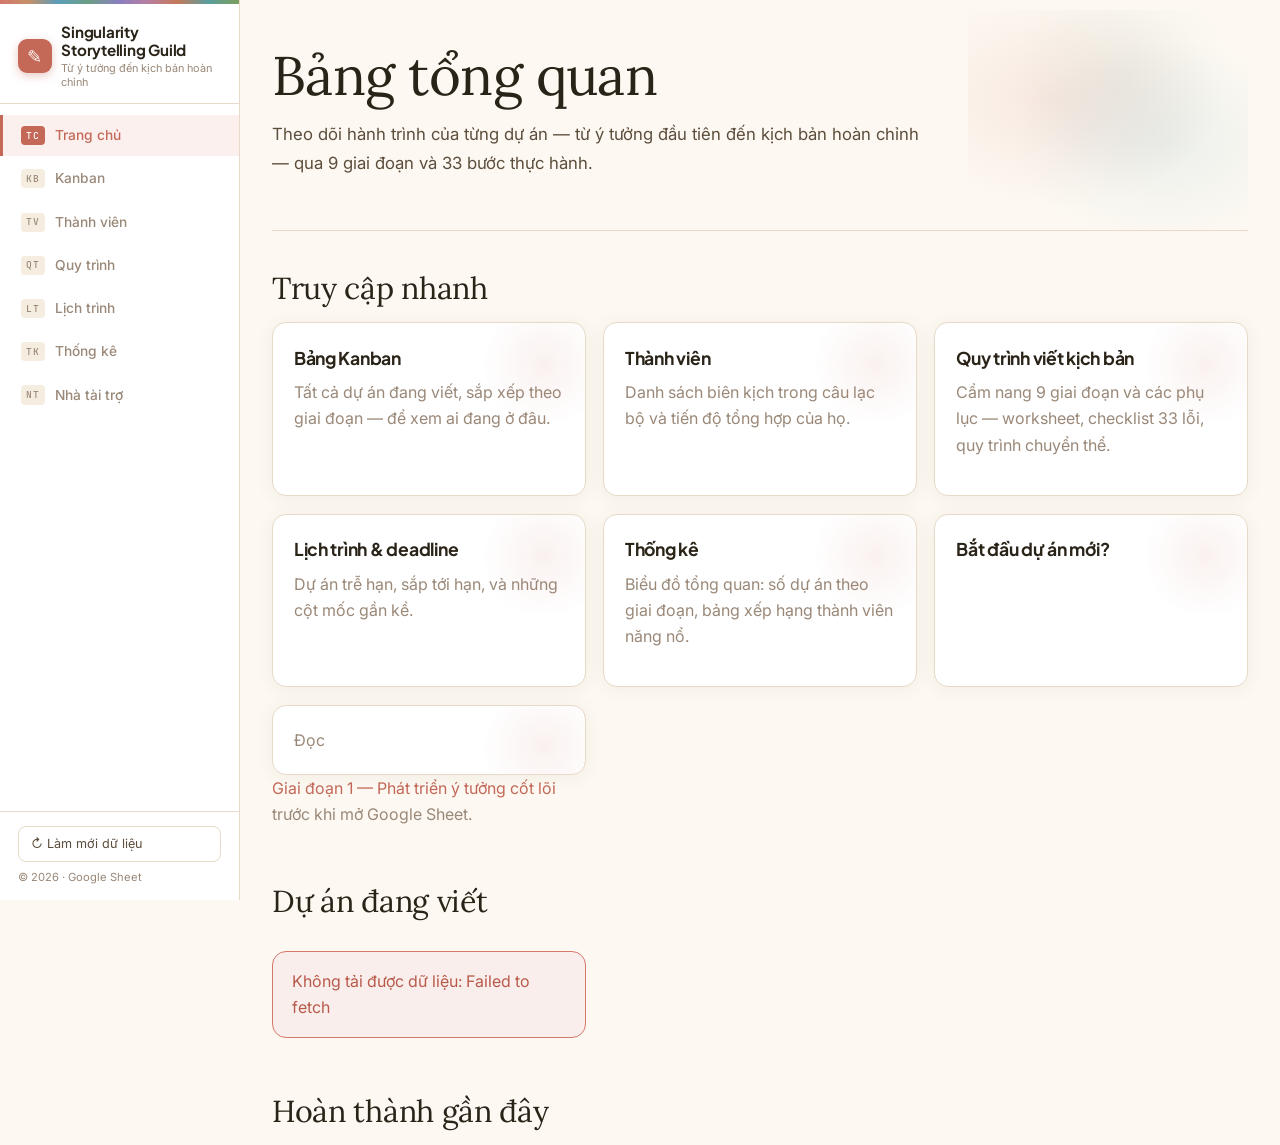
<file: index.html>
<!doctype html>
<html lang="vi">
<head>
  <meta charset="utf-8">
  <meta name="viewport" content="width=device-width, initial-scale=1">
  <title>Trang chủ</title>
  <link rel="preconnect" href="https://fonts.googleapis.com">
  <link rel="preconnect" href="https://fonts.gstatic.com" crossorigin>
  <link rel="stylesheet" href="https://fonts.googleapis.com/css2?family=Lora:ital,wght@0,400;0,600;1,400&family=Plus+Jakarta+Sans:wght@400;500;600;700&family=Inter:wght@400;500;600&family=JetBrains+Mono:wght@400;500&display=swap">
  <link rel="icon" type="image/svg+xml" href="assets/favicon.svg">
  <link rel="stylesheet" href="assets/style.css">
</head>
<body>
  <header id="site-nav"></header>

  <main class="container">
    <section class="hero">
      <h1>Bảng tổng quan</h1>
      <p class="lead">Theo dõi hành trình của từng dự án — từ ý tưởng đầu tiên đến kịch bản hoàn chỉnh — qua 9 giai đoạn và 33 bước thực hành.</p>
    </section>

    <div id="kpis"></div>

    <section class="mt-4">
      <h2>Truy cập nhanh</h2>
      <div class="grid grid-3 mt-2">
        <a class="card" href="kanban.html">
          <h3>Bảng Kanban</h3>
          <p class="muted">Tất cả dự án đang viết, sắp xếp theo giai đoạn — để xem ai đang ở đâu.</p>
        </a>
        <a class="card" href="members.html">
          <h3>Thành viên</h3>
          <p class="muted">Danh sách biên kịch trong câu lạc bộ và tiến độ tổng hợp của họ.</p>
        </a>
        <a class="card" href="process.html">
          <h3>Quy trình viết kịch bản</h3>
          <p class="muted">Cẩm nang 9 giai đoạn và các phụ lục — worksheet, checklist 33 lỗi, quy trình chuyển thể.</p>
        </a>
        <a class="card" href="timeline.html">
          <h3>Lịch trình &amp; deadline</h3>
          <p class="muted">Dự án trễ hạn, sắp tới hạn, và những cột mốc gần kề.</p>
        </a>
        <a class="card" href="stats.html">
          <h3>Thống kê</h3>
          <p class="muted">Biểu đồ tổng quan: số dự án theo giai đoạn, bảng xếp hạng thành viên năng nổ.</p>
        </a>
        <a class="card" href="members.html">
          <h3>Bắt đầu dự án mới?</h3>
          <p class="muted">Đọc <a href="process.html#stage-1">Giai đoạn 1 — Phát triển ý tưởng cốt lõi</a> trước khi mở Google Sheet.</p>
        </a>
      </div>
    </section>

    <section class="mt-4">
      <h2>Dự án đang viết</h2>
      <div id="active-projects" class="grid grid-3 mt-2"></div>
    </section>

    <section class="mt-4">
      <h2>Hoàn thành gần đây</h2>
      <div id="done-projects" class="grid grid-3 mt-2"></div>
    </section>
  </main>

  <footer id="site-foot"></footer>

  <script type="module" src="js/nav.js"></script>
  <script type="module" src="js/home.js"></script>
</body>
</html>
</file>
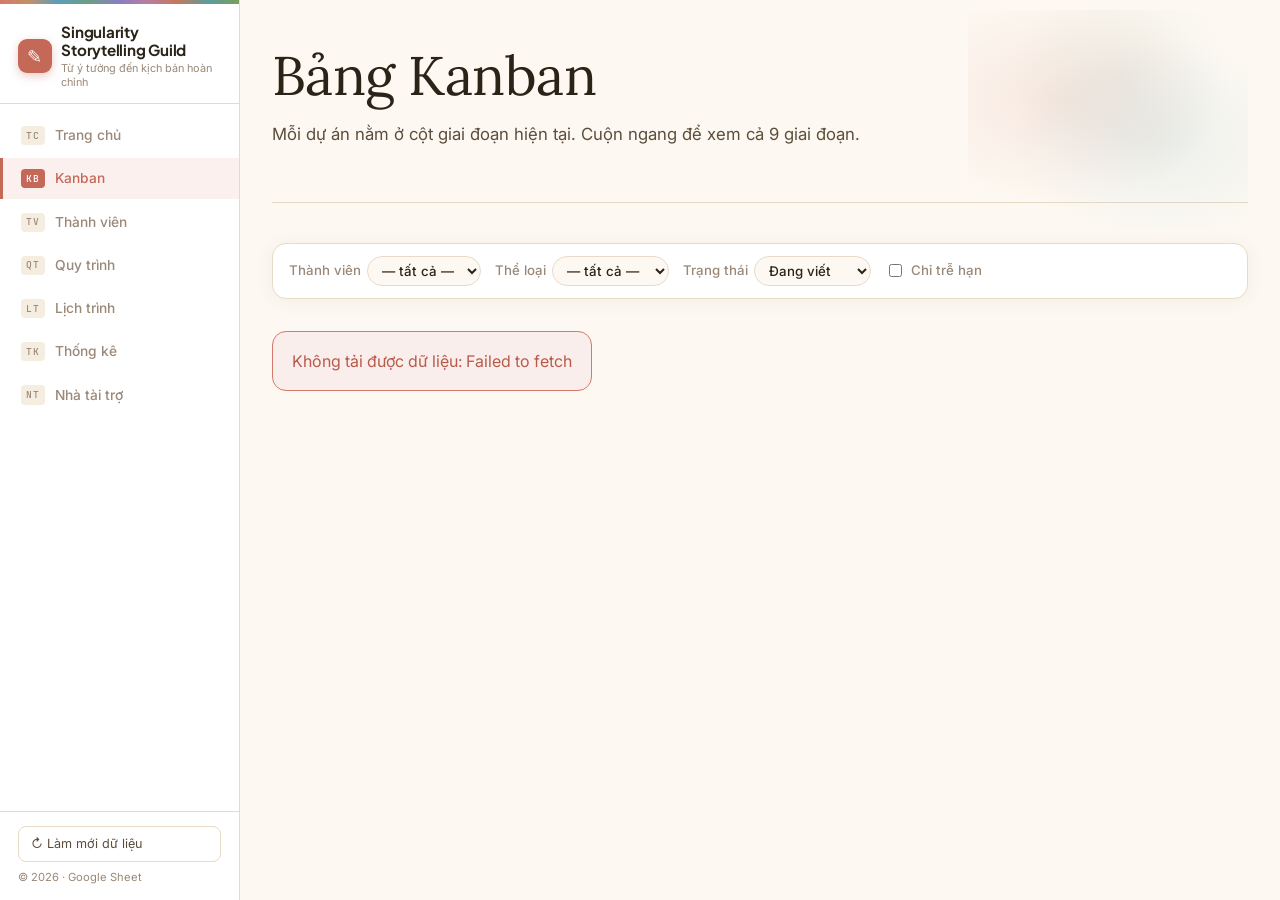
<file: kanban.html>
<!doctype html>
<html lang="vi">
<head>
  <meta charset="utf-8">
  <meta name="viewport" content="width=device-width, initial-scale=1">
  <title>Bảng Kanban</title>
  <link rel="preconnect" href="https://fonts.googleapis.com">
  <link rel="preconnect" href="https://fonts.gstatic.com" crossorigin>
  <link rel="stylesheet" href="https://fonts.googleapis.com/css2?family=Lora:ital,wght@0,400;0,600;1,400&family=Plus+Jakarta+Sans:wght@400;500;600;700&family=Inter:wght@400;500;600&family=JetBrains+Mono:wght@400;500&display=swap">
  <link rel="icon" type="image/svg+xml" href="assets/favicon.svg">
  <link rel="stylesheet" href="assets/style.css">
</head>
<body>
  <header id="site-nav"></header>

  <main class="container">
    <section class="hero">
      <h1>Bảng Kanban</h1>
      <p class="lead">Mỗi dự án nằm ở cột giai đoạn hiện tại. Cuộn ngang để xem cả 9 giai đoạn.</p>
    </section>

    <div class="filter-bar mt-3">
      <label>Thành viên
        <select id="f-member"><option value="">— tất cả —</option></select>
      </label>
      <label>Thể loại
        <select id="f-type">
          <option value="">— tất cả —</option>
          <option value="short">Phim ngắn</option>
          <option value="feature">Phim dài</option>
          <option value="series">Phim bộ</option>
          <option value="adaptation">Chuyển thể</option>
        </select>
      </label>
      <label>Trạng thái
        <select id="f-status">
          <option value="active">Đang viết</option>
          <option value="">Tất cả</option>
          <option value="paused">Tạm dừng</option>
          <option value="done">Hoàn thành</option>
          <option value="shelved">Gác lại</option>
        </select>
      </label>
      <label><input type="checkbox" id="f-overdue"> Chỉ trễ hạn</label>
    </div>

    <div id="board" class="kanban"></div>
  </main>

  <footer id="site-foot"></footer>

  <script type="module" src="js/nav.js"></script>
  <script type="module" src="js/kanban.js"></script>
</body>
</html>
</file>
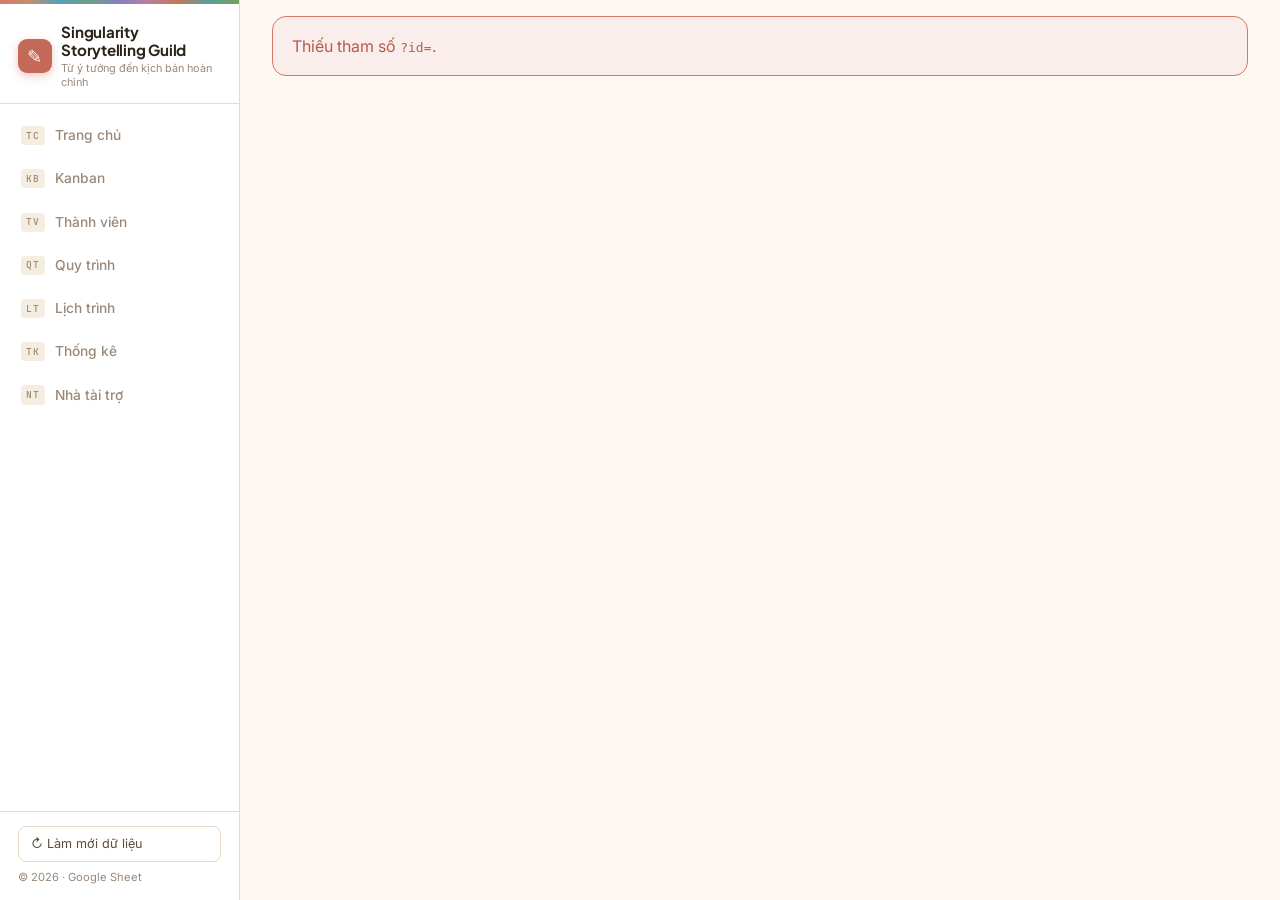
<file: member.html>
<!doctype html>
<html lang="vi">
<head>
  <meta charset="utf-8">
  <meta name="viewport" content="width=device-width, initial-scale=1">
  <title>Thành viên</title>
  <link rel="preconnect" href="https://fonts.googleapis.com">
  <link rel="preconnect" href="https://fonts.gstatic.com" crossorigin>
  <link rel="stylesheet" href="https://fonts.googleapis.com/css2?family=Lora:ital,wght@0,400;0,600;1,400&family=Plus+Jakarta+Sans:wght@400;500;600;700&family=Inter:wght@400;500;600&family=JetBrains+Mono:wght@400;500&display=swap">
  <link rel="icon" type="image/svg+xml" href="assets/favicon.svg">
  <link rel="stylesheet" href="assets/style.css">
</head>
<body>
  <header id="site-nav"></header>

  <main class="container">
    <div id="member-page">
      <div class="loading">Đang tải…</div>
    </div>
  </main>

  <footer id="site-foot"></footer>

  <script type="module" src="js/nav.js"></script>
  <script type="module" src="js/member.js"></script>
</body>
</html>
</file>
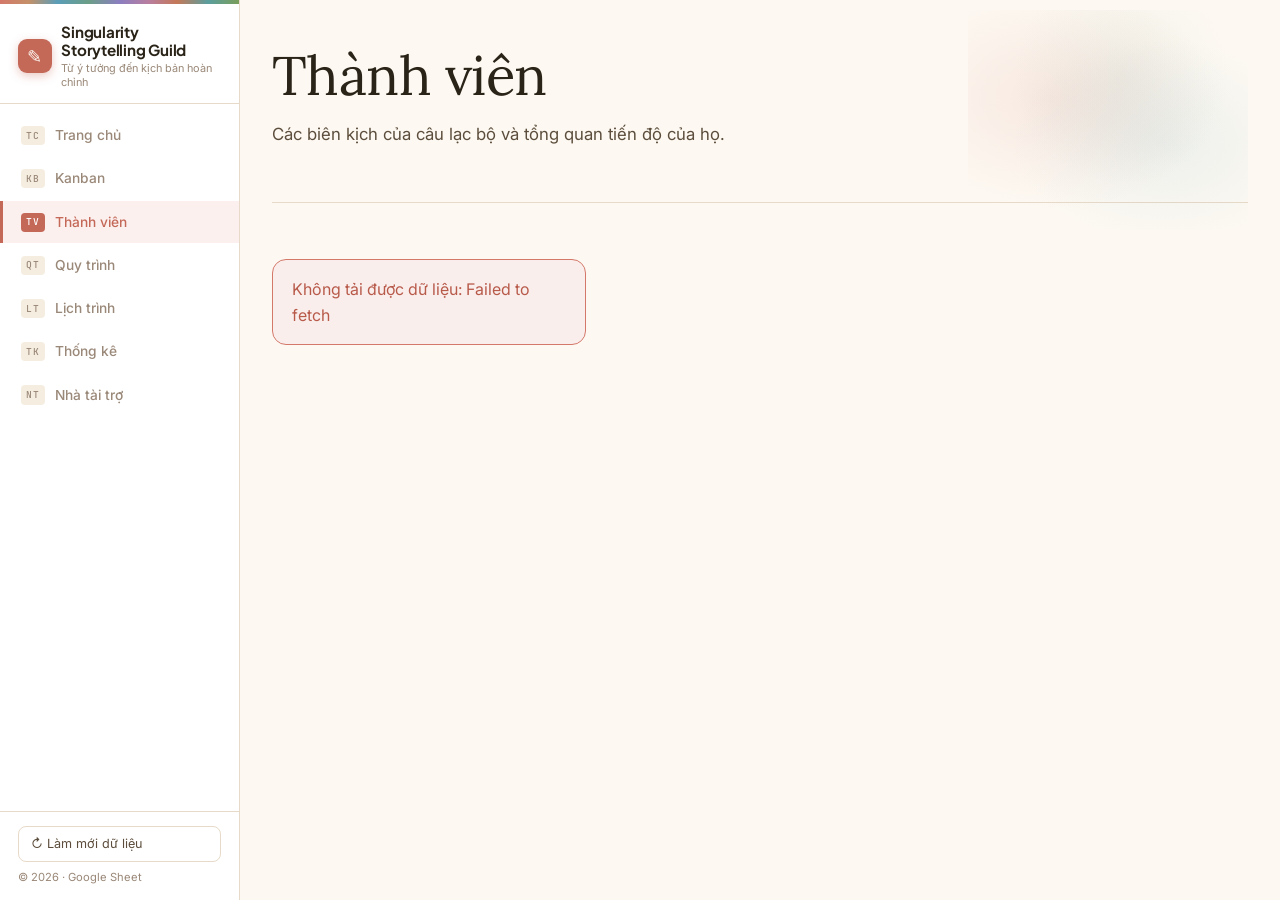
<file: members.html>
<!doctype html>
<html lang="vi">
<head>
  <meta charset="utf-8">
  <meta name="viewport" content="width=device-width, initial-scale=1">
  <title>Thành viên</title>
  <link rel="preconnect" href="https://fonts.googleapis.com">
  <link rel="preconnect" href="https://fonts.gstatic.com" crossorigin>
  <link rel="stylesheet" href="https://fonts.googleapis.com/css2?family=Lora:ital,wght@0,400;0,600;1,400&family=Plus+Jakarta+Sans:wght@400;500;600;700&family=Inter:wght@400;500;600&family=JetBrains+Mono:wght@400;500&display=swap">
  <link rel="icon" type="image/svg+xml" href="assets/favicon.svg">
  <link rel="stylesheet" href="assets/style.css">
</head>
<body>
  <header id="site-nav"></header>

  <main class="container">
    <section class="hero">
      <h1>Thành viên</h1>
      <p class="lead">Các biên kịch của câu lạc bộ và tổng quan tiến độ của họ.</p>
    </section>

    <div id="members-grid" class="grid grid-auto mt-3"></div>
  </main>

  <footer id="site-foot"></footer>

  <script type="module" src="js/nav.js"></script>
  <script type="module" src="js/members.js"></script>
</body>
</html>
</file>
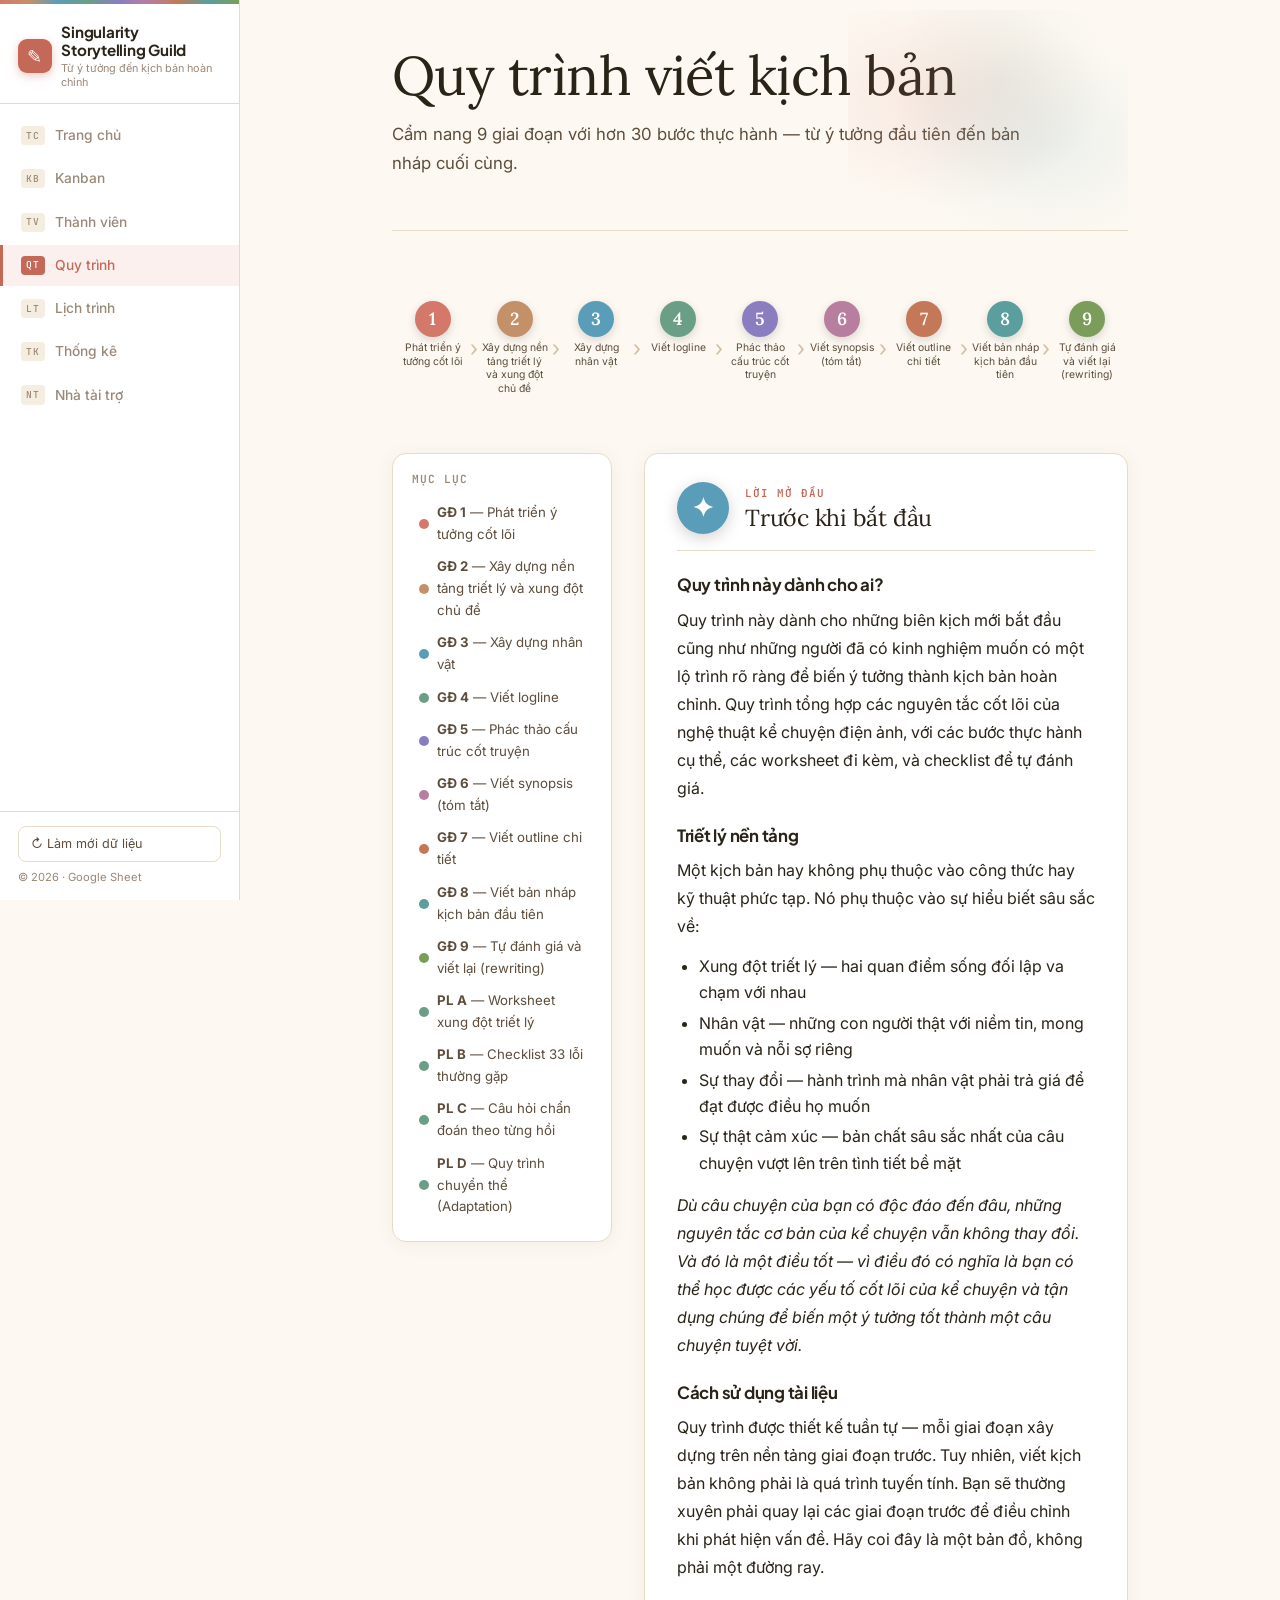
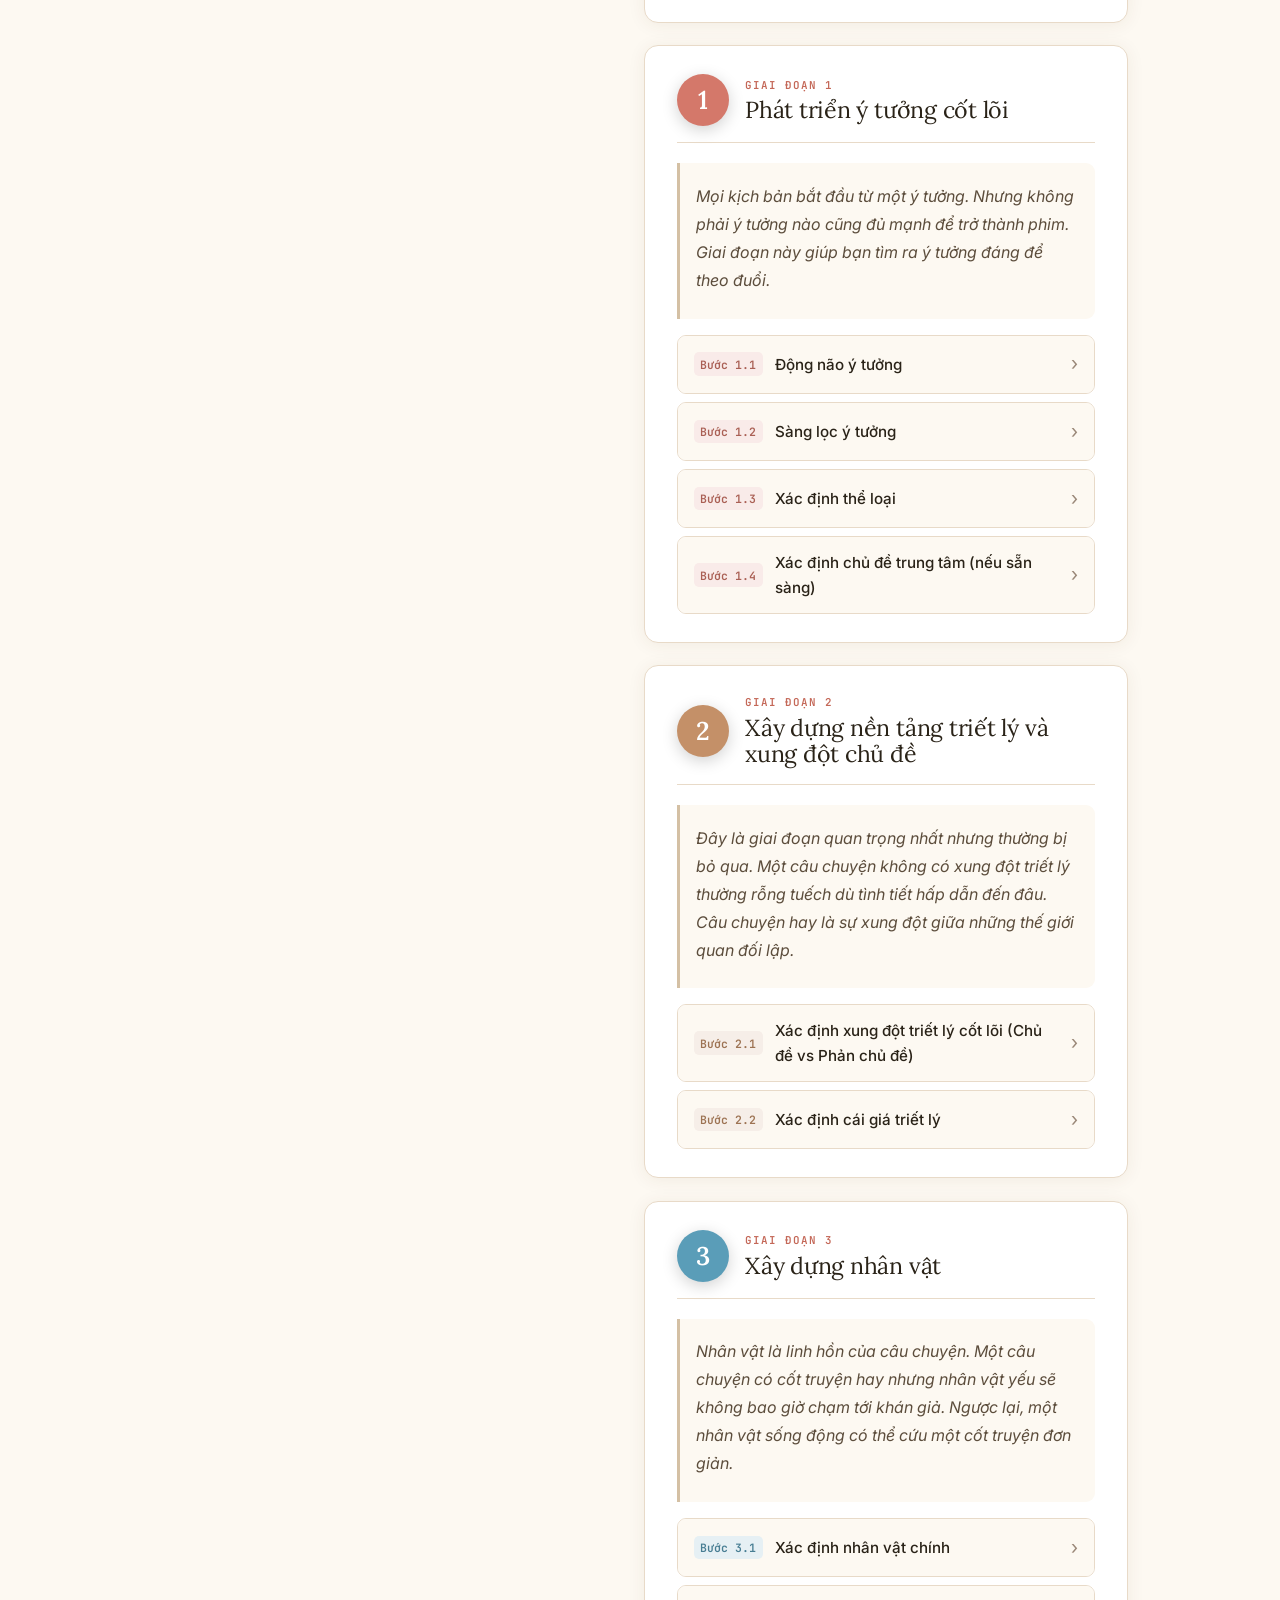
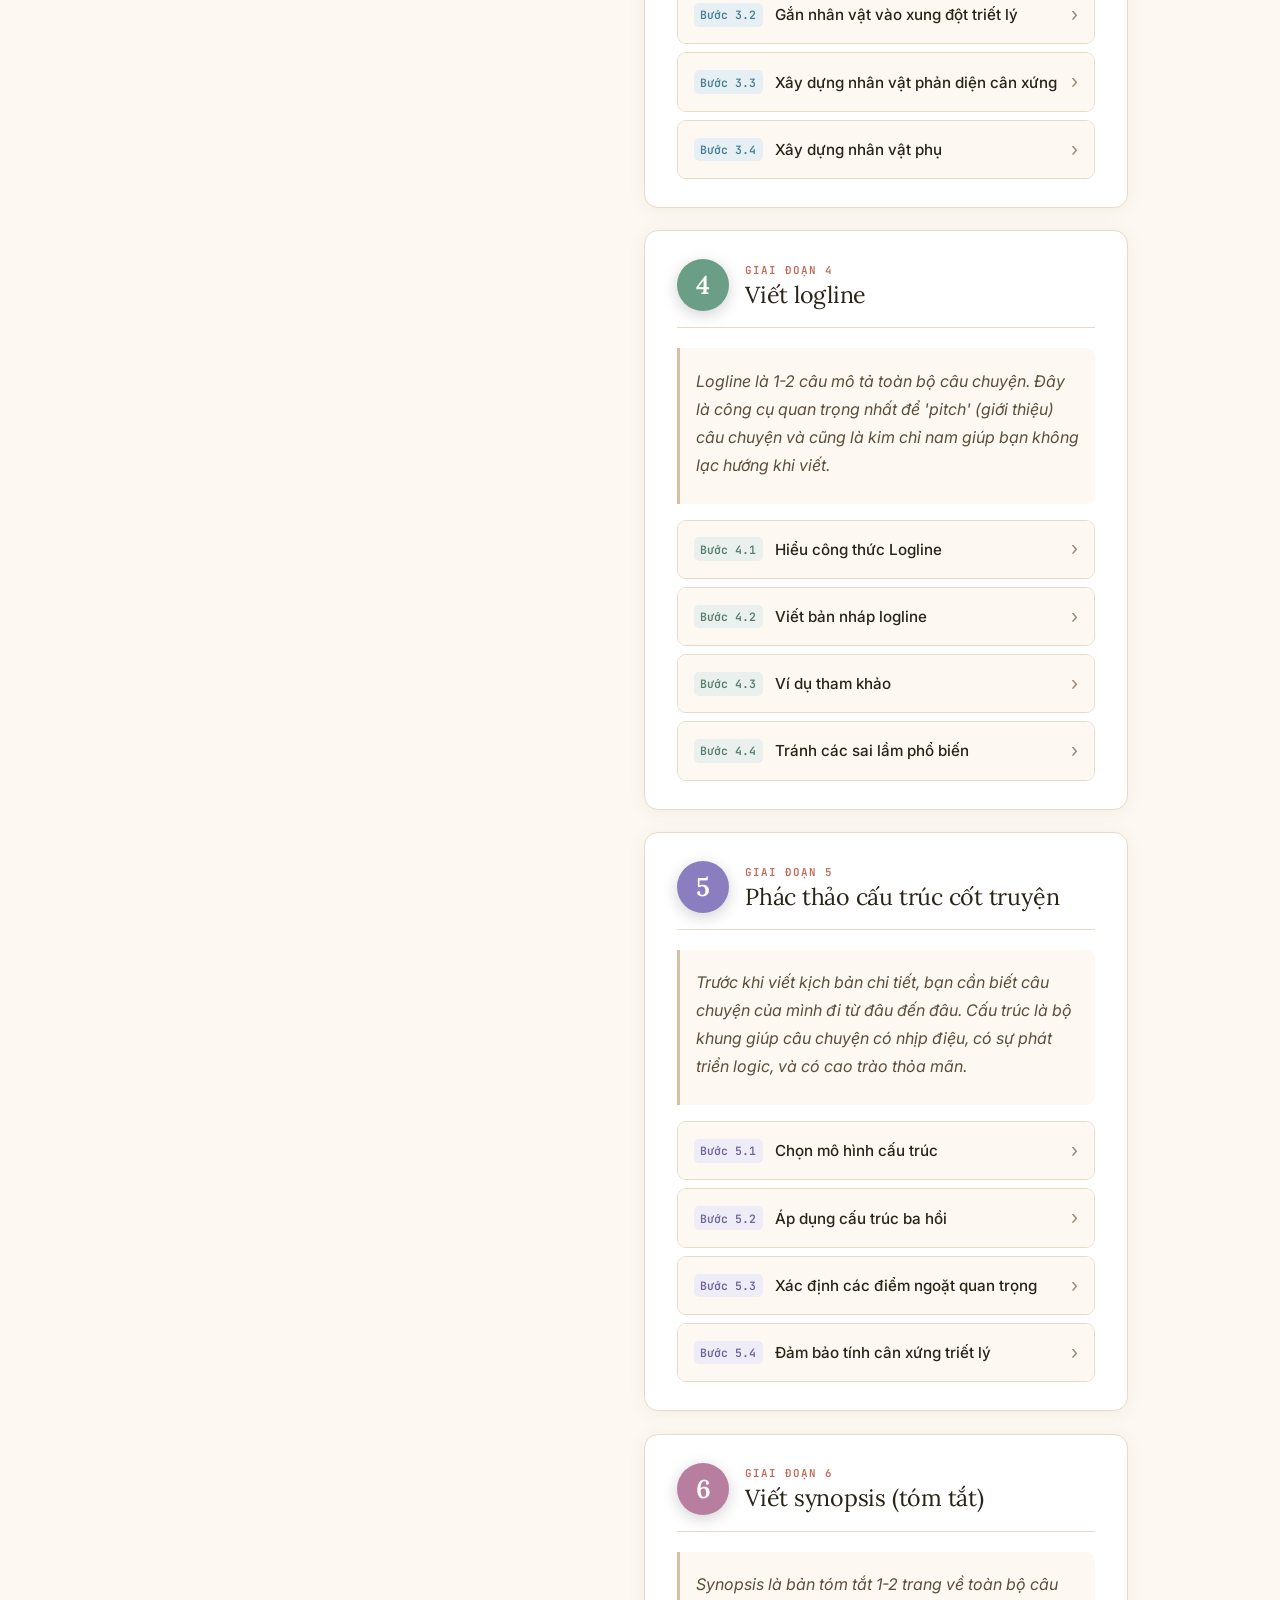
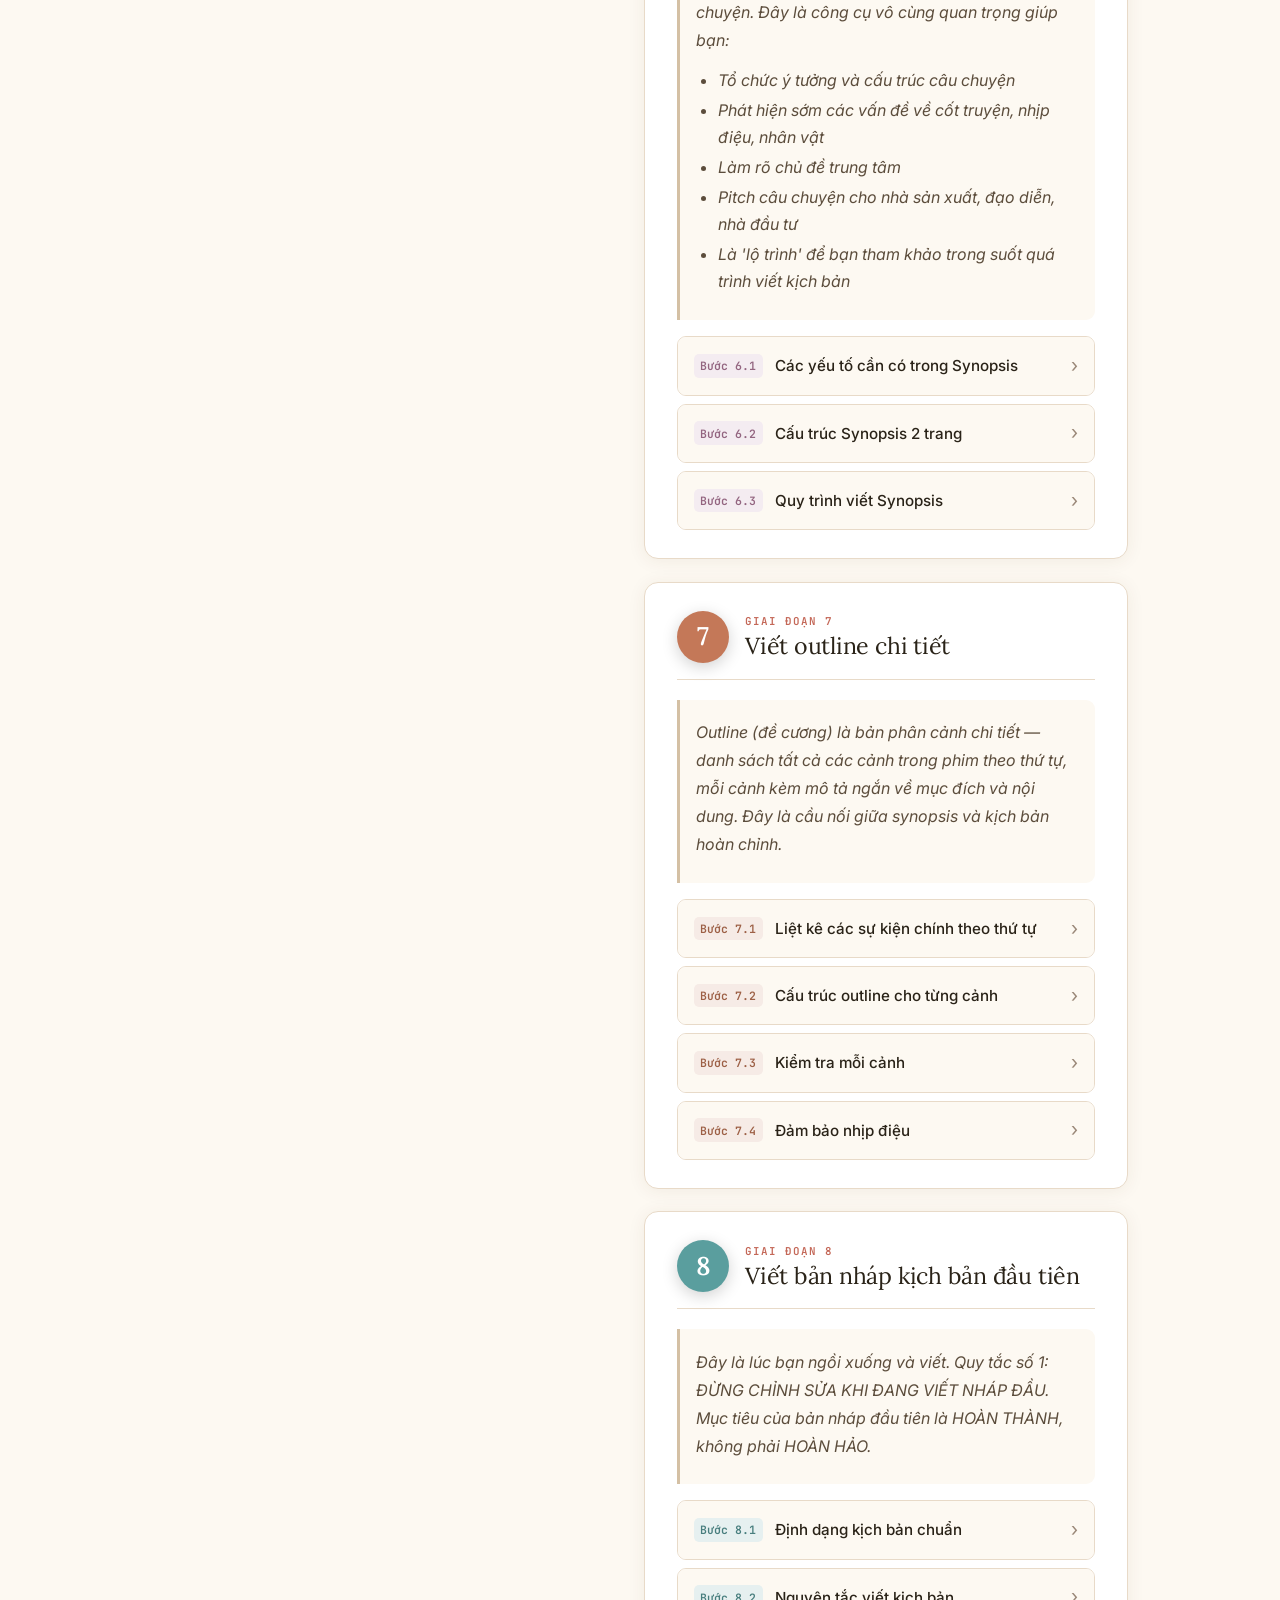
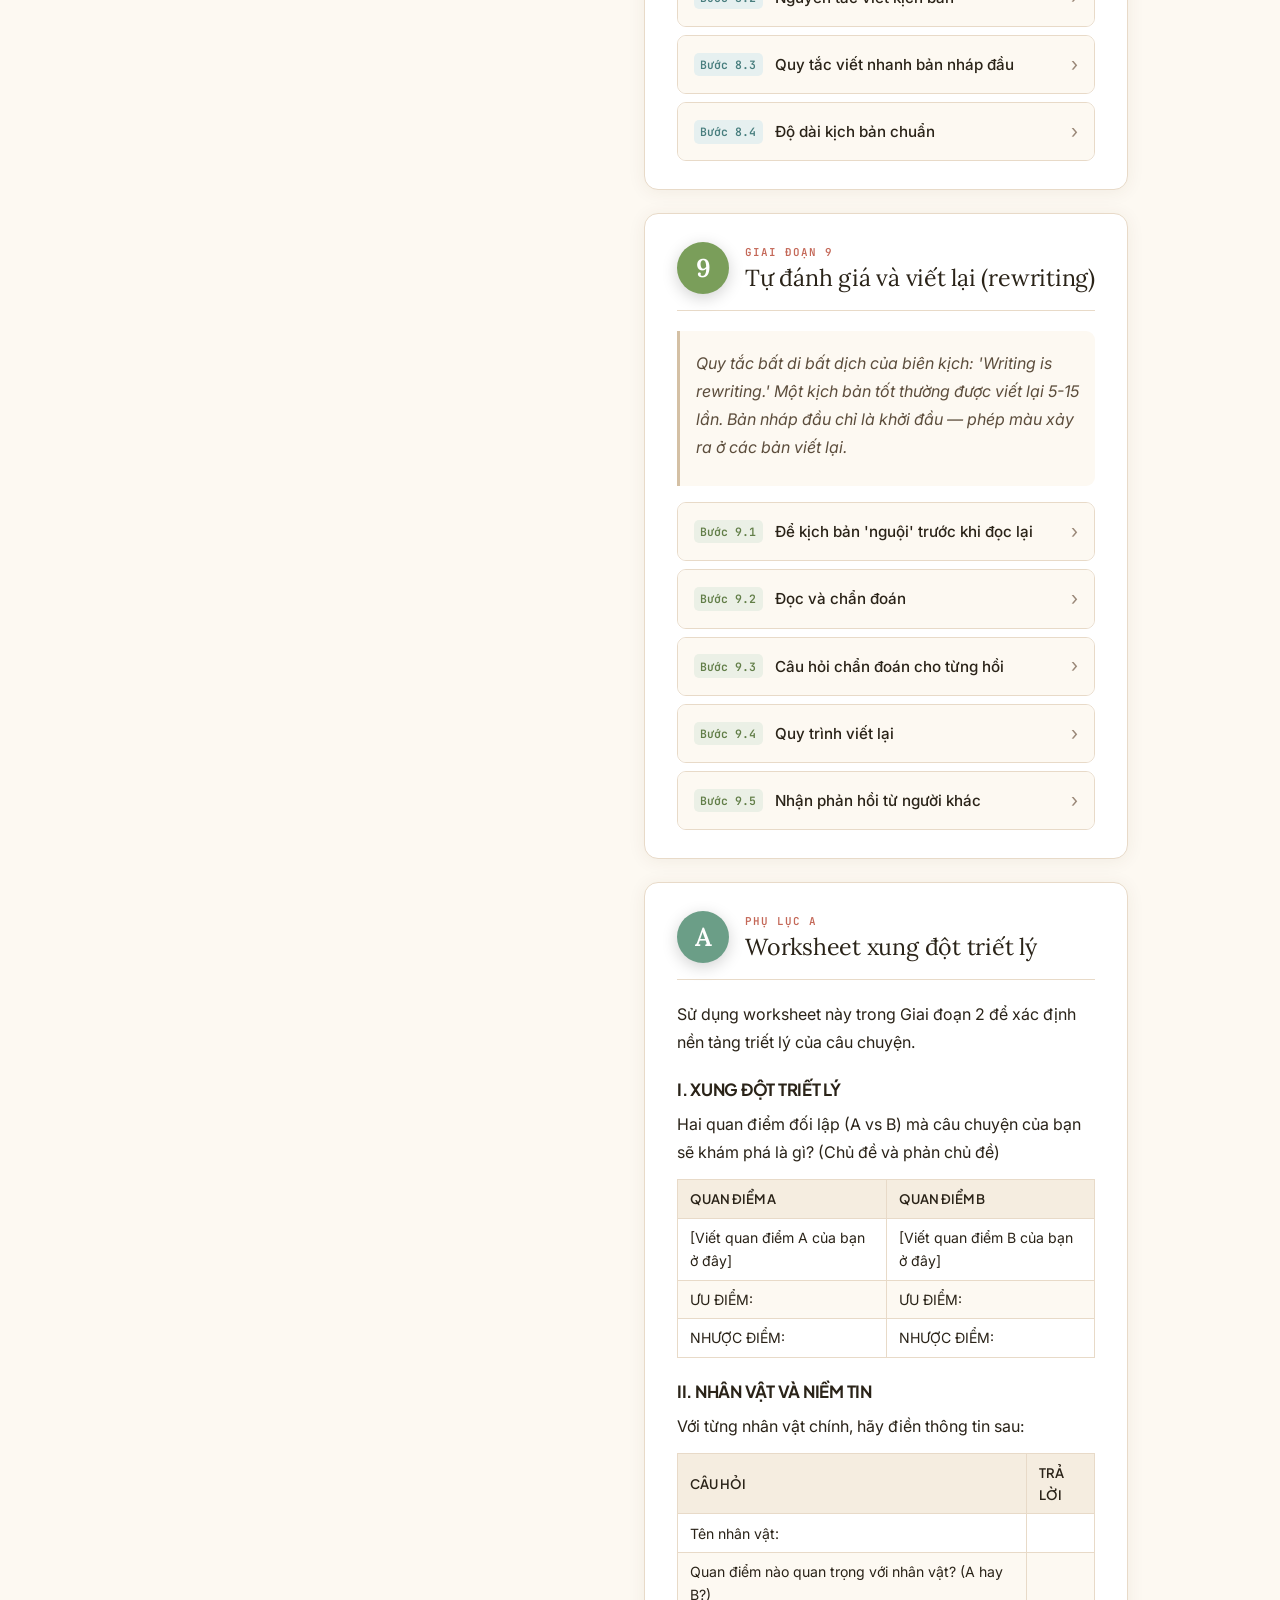
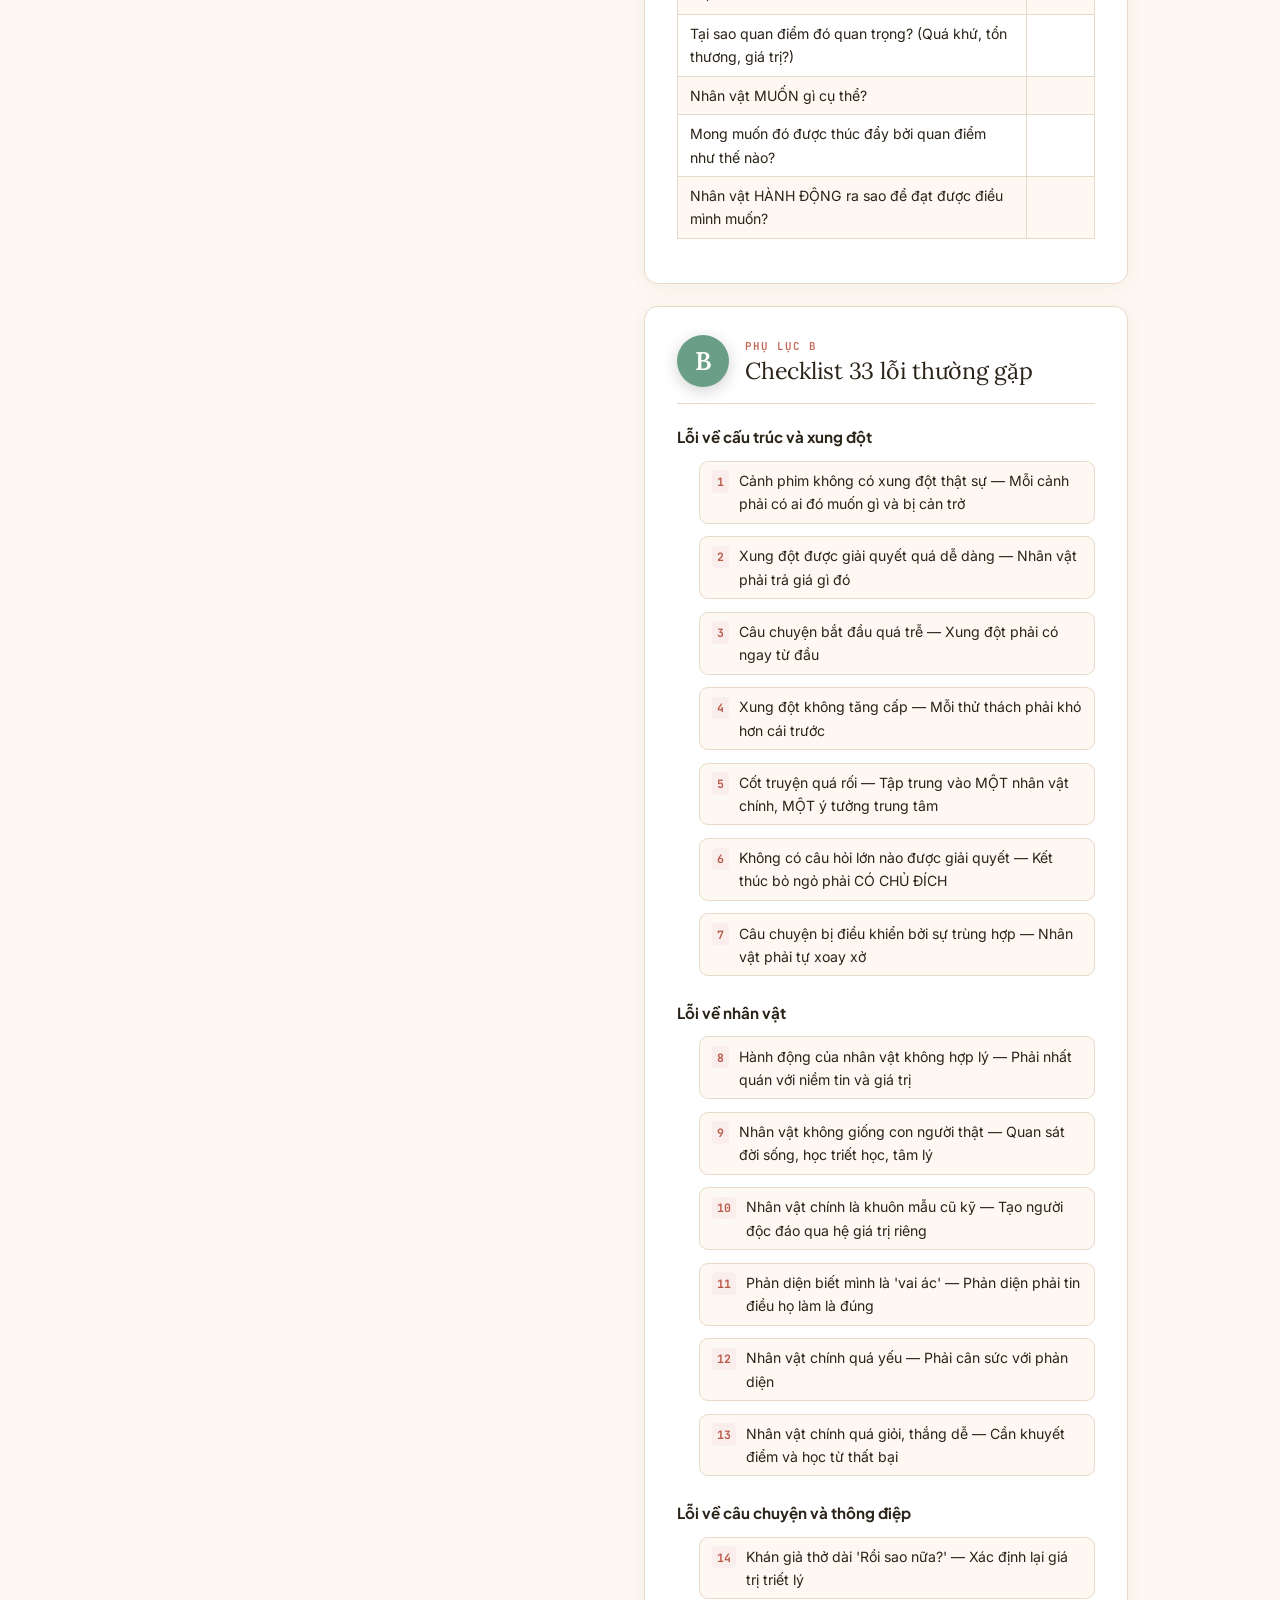
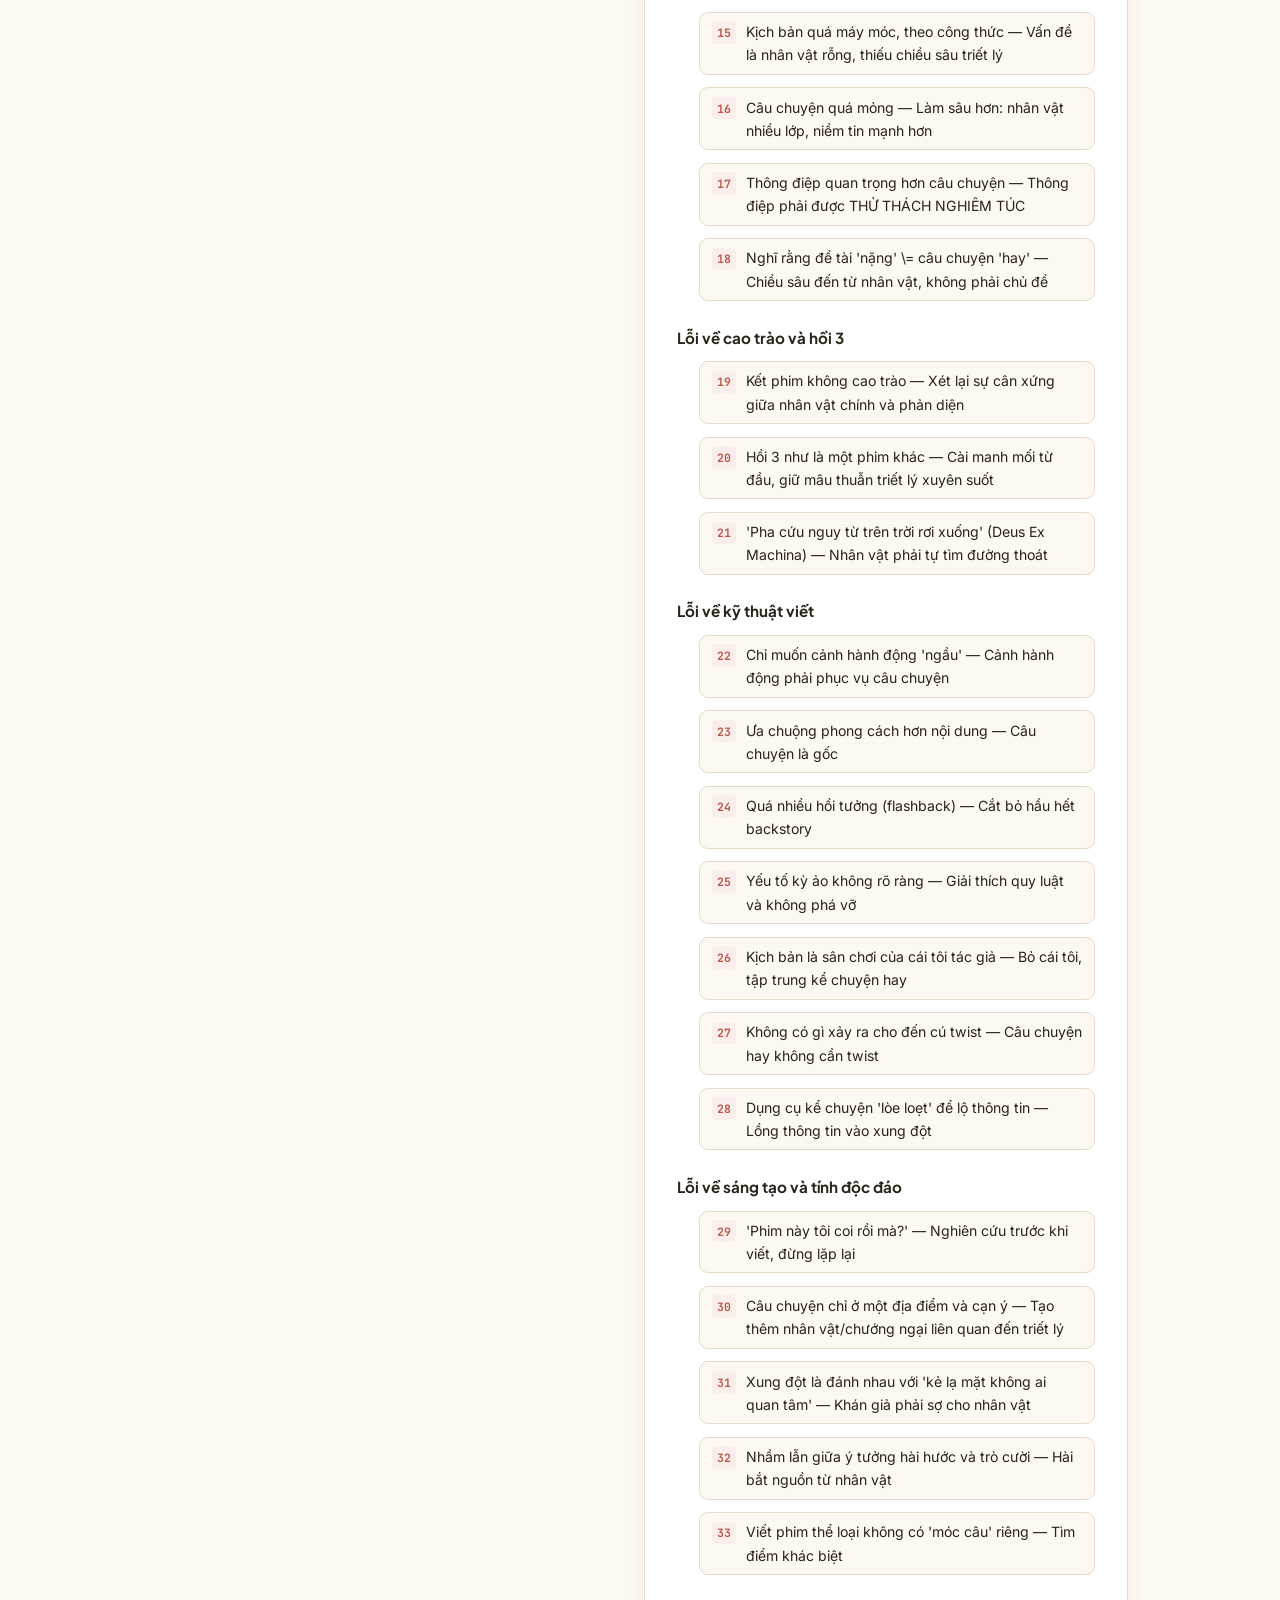
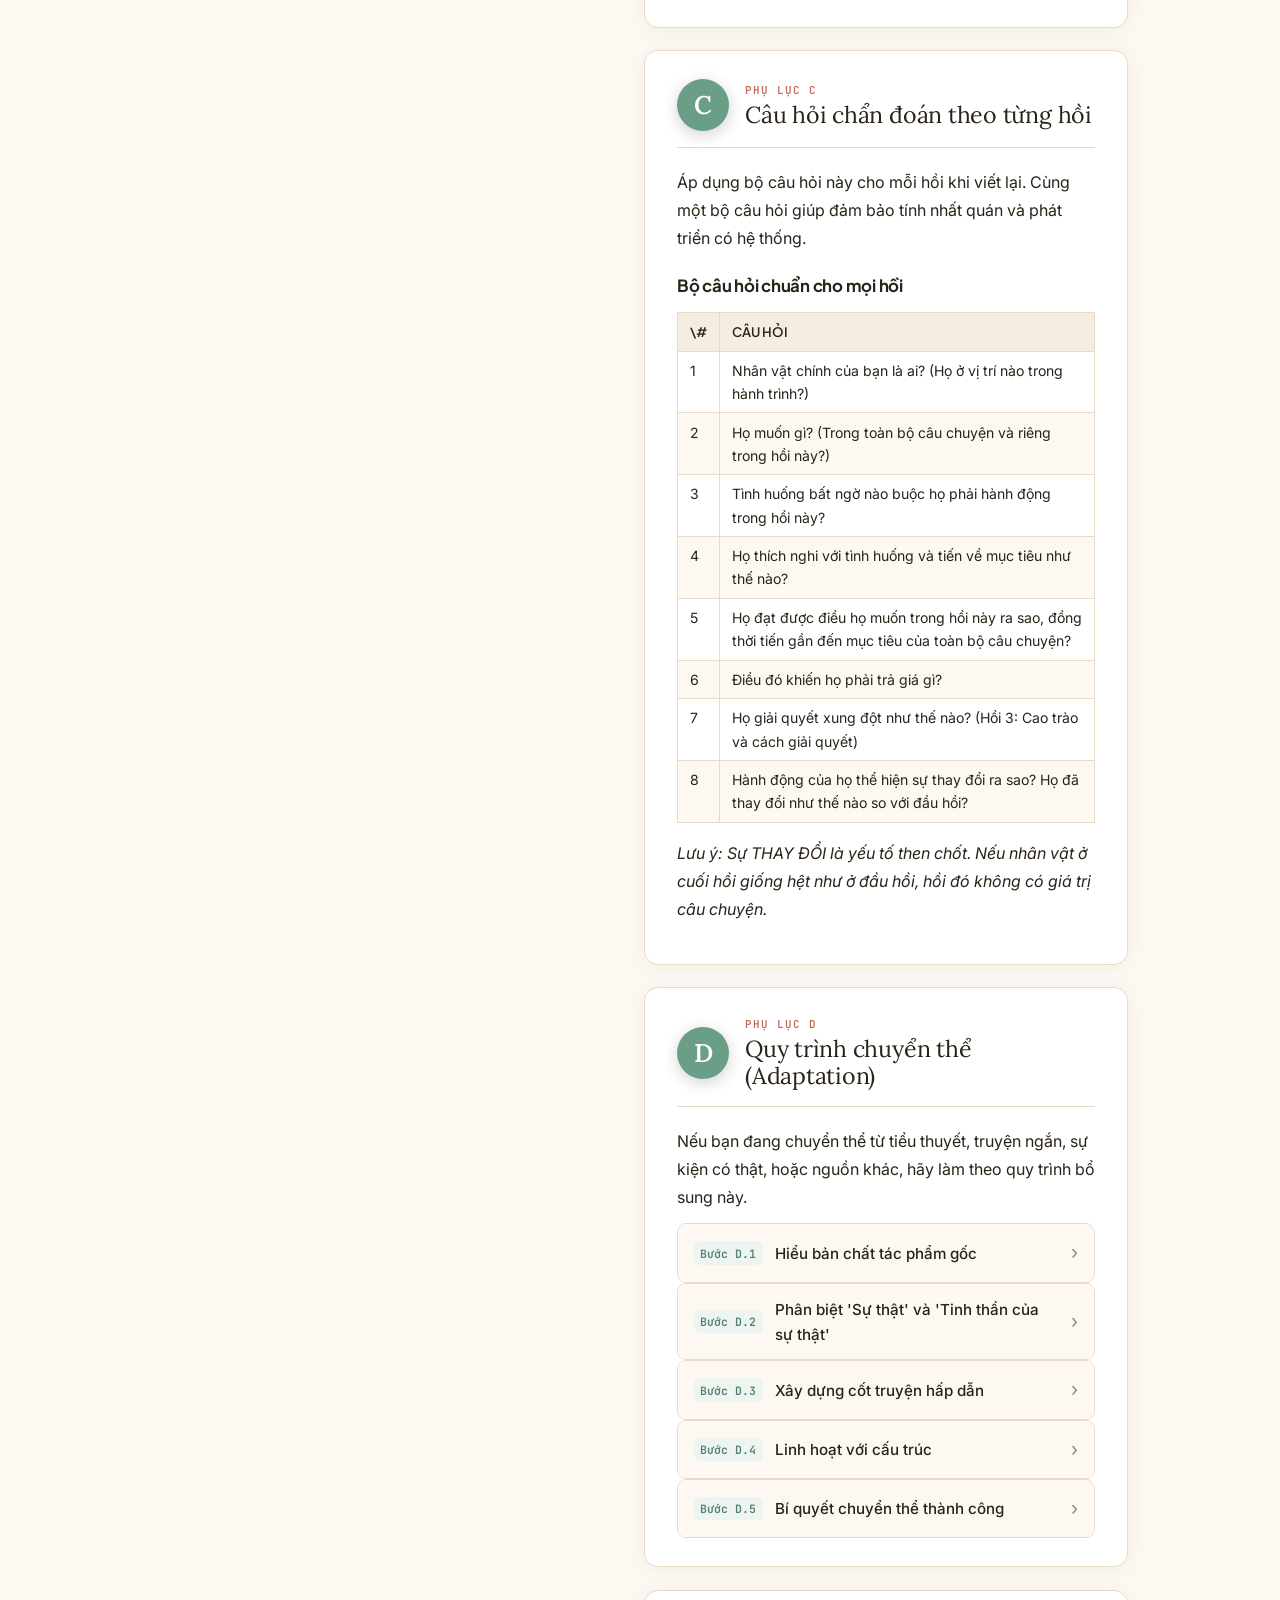
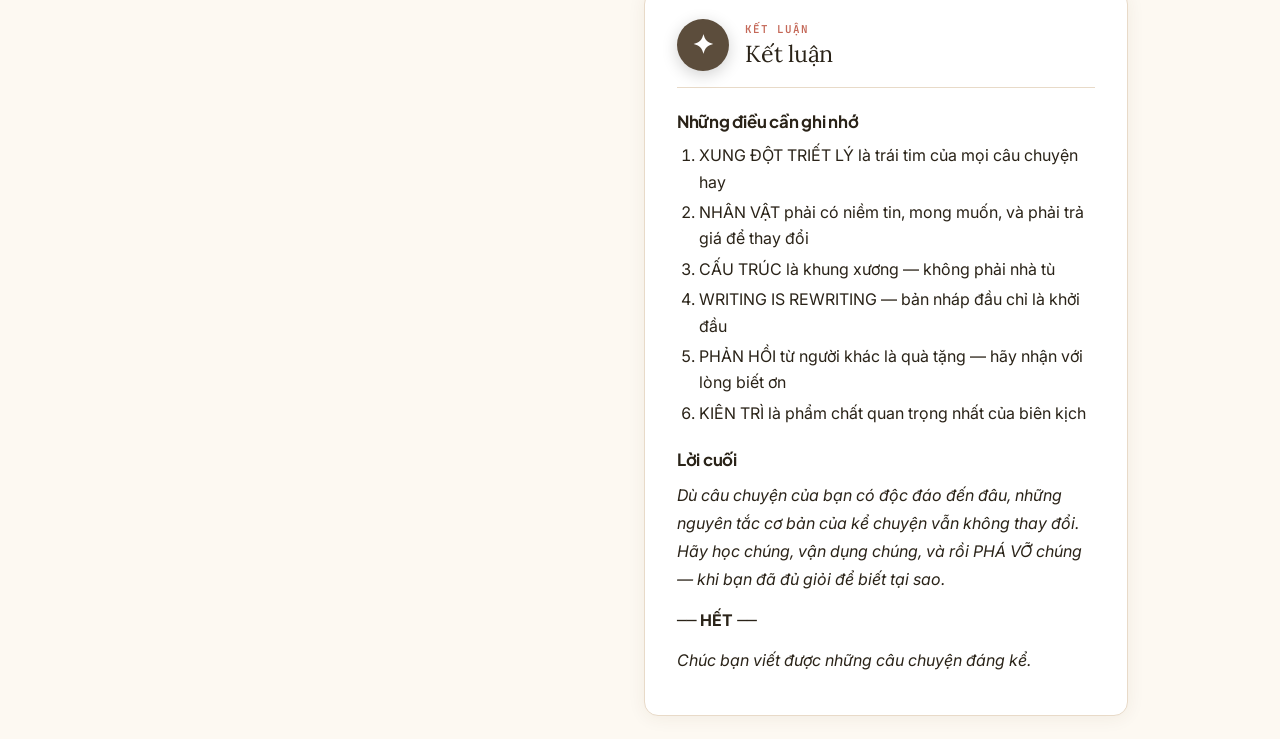
<file: process.html>
<!doctype html>
<html lang="vi">
<head>
  <meta charset="utf-8">
  <meta name="viewport" content="width=device-width, initial-scale=1">
  <title>Quy trình viết kịch bản</title>
  <link rel="preconnect" href="https://fonts.googleapis.com">
  <link rel="preconnect" href="https://fonts.gstatic.com" crossorigin>
  <link rel="stylesheet" href="https://fonts.googleapis.com/css2?family=Lora:ital,wght@0,400;0,600;1,400&family=Plus+Jakarta+Sans:wght@400;500;600;700&family=Inter:wght@400;500;600&family=JetBrains+Mono:wght@400;500&display=swap">
  <link rel="icon" type="image/svg+xml" href="assets/favicon.svg">
  <link rel="stylesheet" href="assets/style.css">
</head>
<body>
  <header id="site-nav"></header>

  <main class="container-narrow">
    <section class="hero">
      <h1>Quy trình viết kịch bản</h1>
      <p class="lead">Cẩm nang 9 giai đoạn với hơn 30 bước thực hành — từ ý tưởng đầu tiên đến bản nháp cuối cùng.</p>
    </section>

    <div id="process-content">
      <div class="loading">Đang tải…</div>
    </div>
  </main>

  <footer id="site-foot"></footer>

  <script type="module" src="js/nav.js"></script>
  <script type="module" src="js/process.js"></script>
</body>
</html>
</file>
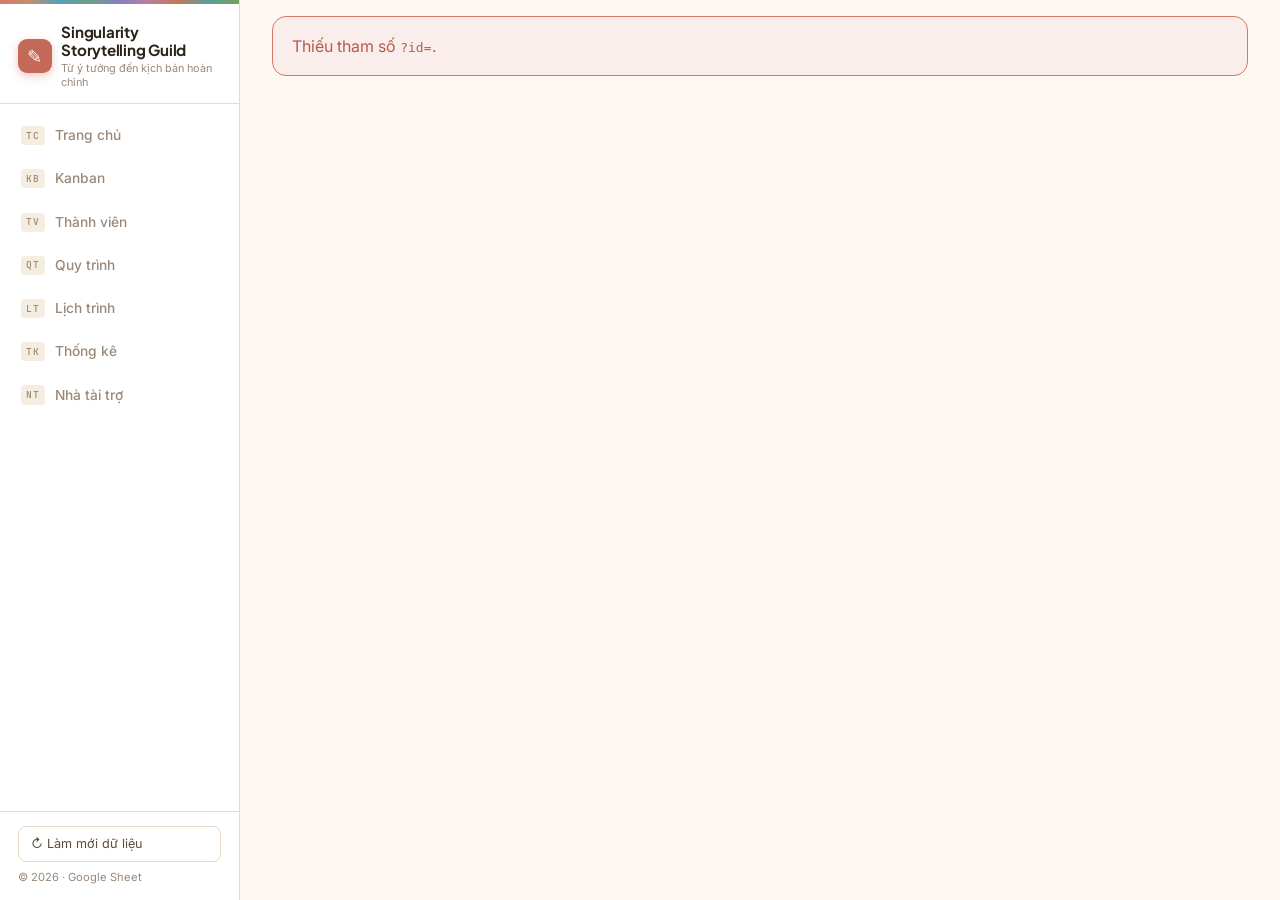
<file: project.html>
<!doctype html>
<html lang="vi">
<head>
  <meta charset="utf-8">
  <meta name="viewport" content="width=device-width, initial-scale=1">
  <title>Dự án</title>
  <link rel="preconnect" href="https://fonts.googleapis.com">
  <link rel="preconnect" href="https://fonts.gstatic.com" crossorigin>
  <link rel="stylesheet" href="https://fonts.googleapis.com/css2?family=Lora:ital,wght@0,400;0,600;1,400&family=Plus+Jakarta+Sans:wght@400;500;600;700&family=Inter:wght@400;500;600&family=JetBrains+Mono:wght@400;500&display=swap">
  <link rel="icon" type="image/svg+xml" href="assets/favicon.svg">
  <link rel="stylesheet" href="assets/style.css">
</head>
<body>
  <header id="site-nav"></header>

  <main class="container">
    <div id="project-page">
      <div class="loading">Đang tải…</div>
    </div>
  </main>

  <footer id="site-foot"></footer>

  <script type="module" src="js/nav.js"></script>
  <script type="module" src="js/project.js"></script>
</body>
</html>
</file>
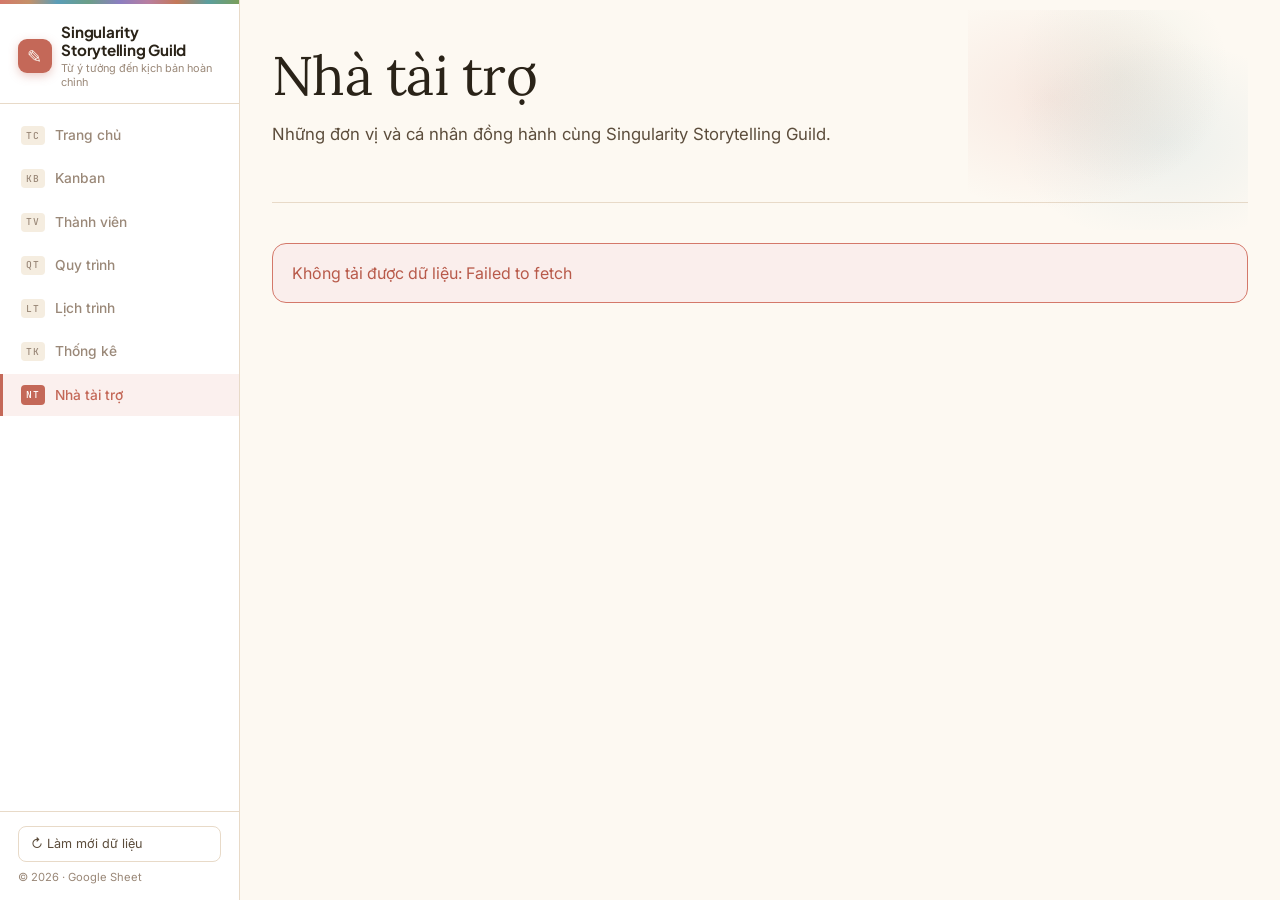
<file: sponsors.html>
<!doctype html>
<html lang="vi">
<head>
  <meta charset="utf-8">
  <meta name="viewport" content="width=device-width, initial-scale=1">
  <title>Nhà tài trợ</title>
  <link rel="preconnect" href="https://fonts.googleapis.com">
  <link rel="preconnect" href="https://fonts.gstatic.com" crossorigin>
  <link rel="stylesheet" href="https://fonts.googleapis.com/css2?family=Lora:ital,wght@0,400;0,600;1,400&family=Plus+Jakarta+Sans:wght@400;500;600;700&family=Inter:wght@400;500;600&family=JetBrains+Mono:wght@400;500&display=swap">
  <link rel="icon" type="image/svg+xml" href="assets/favicon.svg">
  <link rel="stylesheet" href="assets/style.css">
</head>
<body>
  <header id="site-nav"></header>

  <main class="container">
    <section class="hero">
      <h1>Nhà tài trợ</h1>
      <p class="lead">Những đơn vị và cá nhân đồng hành cùng Singularity Storytelling Guild.</p>
    </section>

    <div id="sponsors-content" class="mt-3">
      <div class="loading">Đang tải…</div>
    </div>
  </main>

  <footer id="site-foot"></footer>

  <script type="module" src="js/nav.js"></script>
  <script type="module" src="js/sponsors.js"></script>
</body>
</html>
</file>
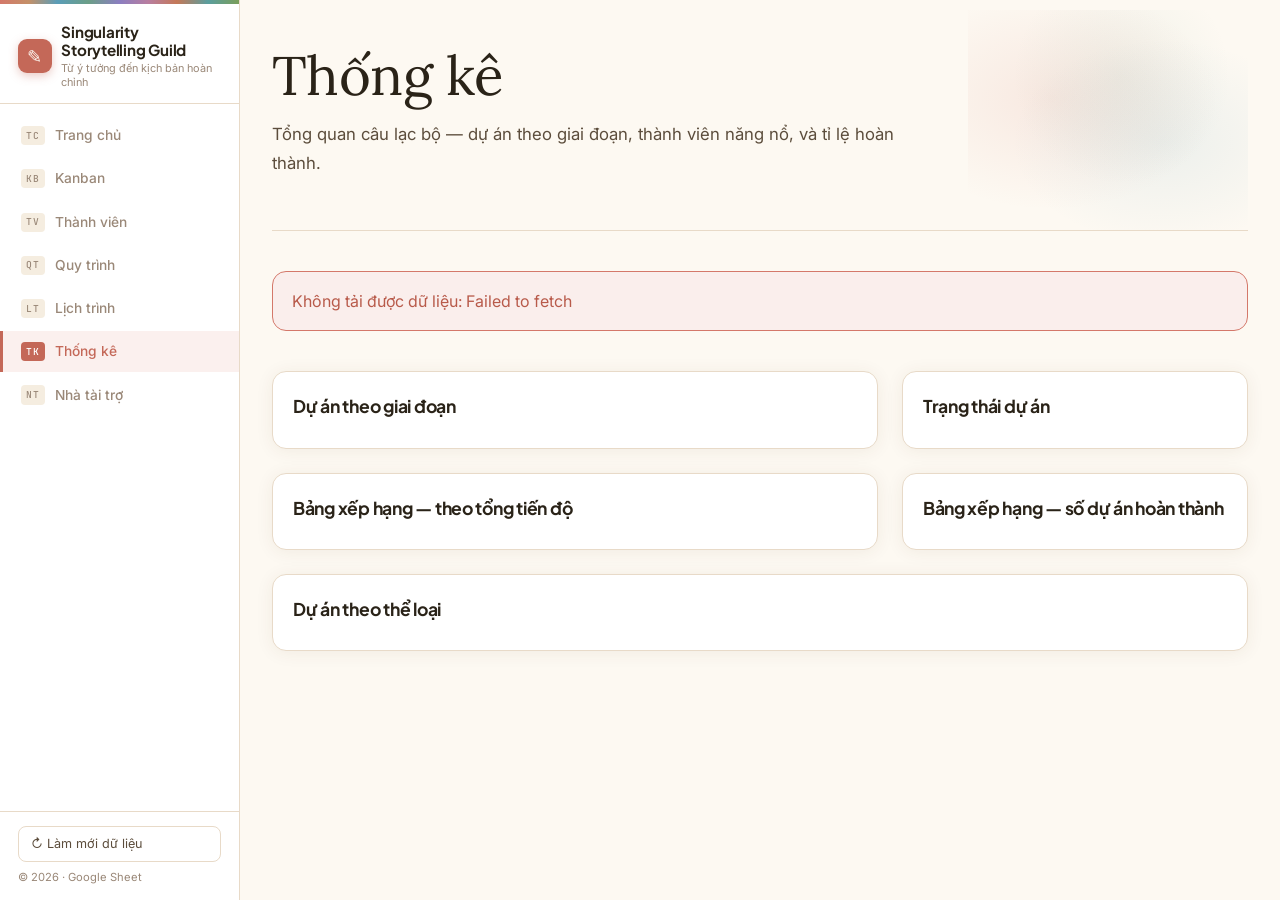
<file: stats.html>
<!doctype html>
<html lang="vi">
<head>
  <meta charset="utf-8">
  <meta name="viewport" content="width=device-width, initial-scale=1">
  <title>Thống kê</title>
  <link rel="preconnect" href="https://fonts.googleapis.com">
  <link rel="preconnect" href="https://fonts.gstatic.com" crossorigin>
  <link rel="stylesheet" href="https://fonts.googleapis.com/css2?family=Lora:ital,wght@0,400;0,600;1,400&family=Plus+Jakarta+Sans:wght@400;500;600;700&family=Inter:wght@400;500;600&family=JetBrains+Mono:wght@400;500&display=swap">
  <link rel="icon" type="image/svg+xml" href="assets/favicon.svg">
  <link rel="stylesheet" href="assets/style.css">
</head>
<body>
  <header id="site-nav"></header>

  <main class="container">
    <section class="hero">
      <h1>Thống kê</h1>
      <p class="lead">Tổng quan câu lạc bộ — dự án theo giai đoạn, thành viên năng nổ, và tỉ lệ hoàn thành.</p>
    </section>

    <section class="grid grid-4 mt-3" id="stats-kpis"></section>

    <section class="split mt-4">
      <div class="panel">
        <h3>Dự án theo giai đoạn</h3>
        <div id="chart-stages" class="bar-chart"></div>
      </div>
      <div class="panel">
        <h3>Trạng thái dự án</h3>
        <div id="chart-status" class="bar-chart"></div>
      </div>
    </section>

    <section class="split mt-3">
      <div class="panel">
        <h3>Bảng xếp hạng — theo tổng tiến độ</h3>
        <ol class="leader" id="leader-progress"></ol>
      </div>
      <div class="panel">
        <h3>Bảng xếp hạng — số dự án hoàn thành</h3>
        <ol class="leader" id="leader-done"></ol>
      </div>
    </section>

    <section class="panel mt-3">
      <h3>Dự án theo thể loại</h3>
      <div id="chart-types" class="bar-chart"></div>
    </section>
  </main>

  <footer id="site-foot"></footer>

  <script type="module" src="js/nav.js"></script>
  <script type="module" src="js/stats.js"></script>
</body>
</html>
</file>
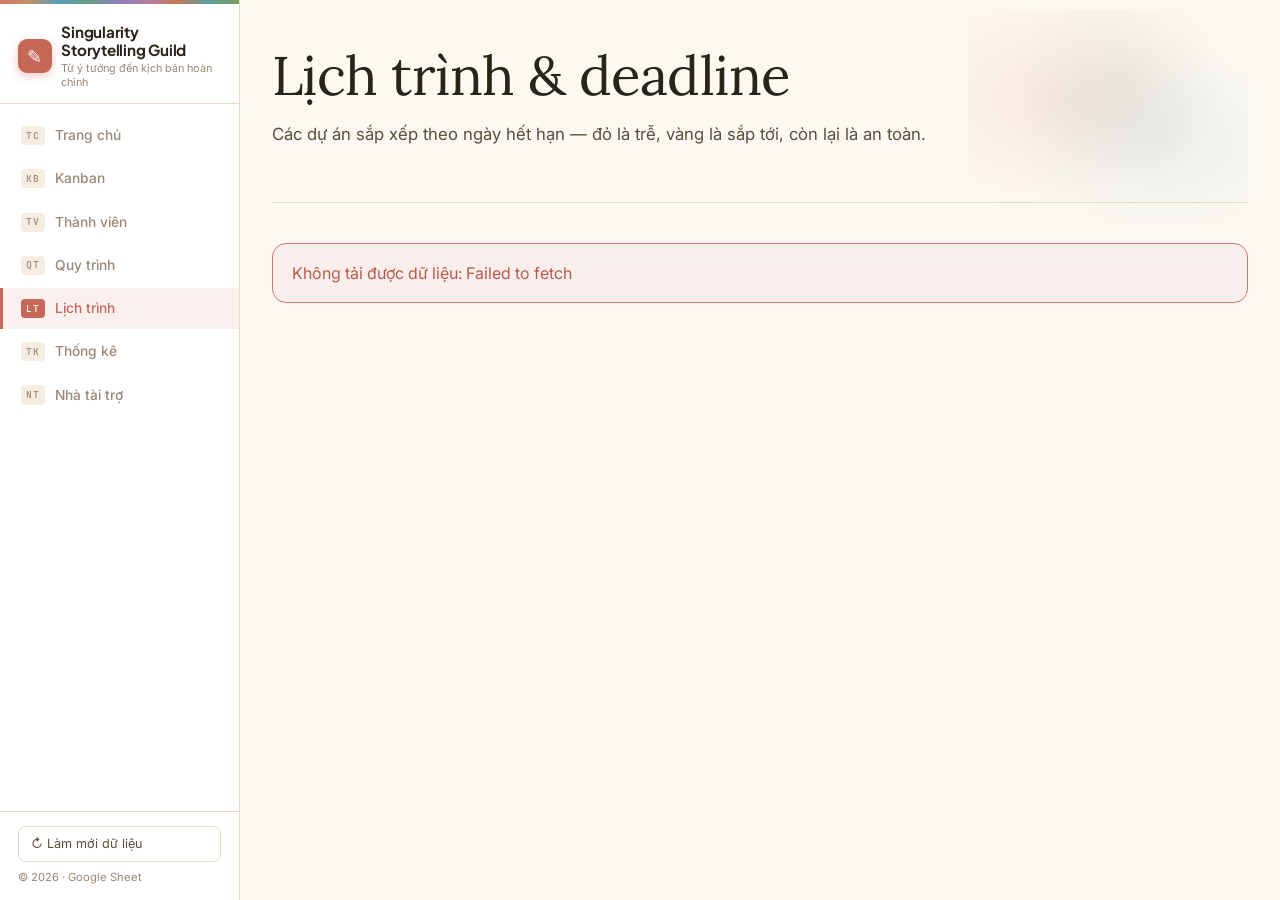
<file: timeline.html>
<!doctype html>
<html lang="vi">
<head>
  <meta charset="utf-8">
  <meta name="viewport" content="width=device-width, initial-scale=1">
  <title>Lịch trình</title>
  <link rel="preconnect" href="https://fonts.googleapis.com">
  <link rel="preconnect" href="https://fonts.gstatic.com" crossorigin>
  <link rel="stylesheet" href="https://fonts.googleapis.com/css2?family=Lora:ital,wght@0,400;0,600;1,400&family=Plus+Jakarta+Sans:wght@400;500;600;700&family=Inter:wght@400;500;600&family=JetBrains+Mono:wght@400;500&display=swap">
  <link rel="icon" type="image/svg+xml" href="assets/favicon.svg">
  <link rel="stylesheet" href="assets/style.css">
</head>
<body>
  <header id="site-nav"></header>

  <main class="container">
    <section class="hero">
      <h1>Lịch trình &amp; deadline</h1>
      <p class="lead">Các dự án sắp xếp theo ngày hết hạn — đỏ là trễ, vàng là sắp tới, còn lại là an toàn.</p>
    </section>

    <div id="timeline-content" class="mt-3">
      <div class="loading">Đang tải…</div>
    </div>
  </main>

  <footer id="site-foot"></footer>

  <script type="module" src="js/nav.js"></script>
  <script type="module" src="js/timeline.js"></script>
</body>
</html>
</file>
<file: assets/style.css>
/* ============================================================
   Singularity Storytelling Guild — global styles
   Theme: watercolour — warm paper + dusty rose + sage + sky
   Layout: fixed left sidebar + editorial content
   ============================================================ */

:root {
  /* ── Paper & surfaces ─────────────────────────────────── */
  --bg:        #FDF9F2;
  --bg-2:      #F5EDE0;
  --surface:   #FFFFFF;
  --border:    #E8DAC8;
  --border-2:  #D4C0A4;

  /* ── Watercolour stage palette (9 hues) ───────────────── */
  --wc-1:  #D4786A;   /* dusty rose       — Ý tưởng      */
  --wc-2:  #C49068;   /* warm sand        — Logline       */
  --wc-3:  #5A9DB8;   /* watercolour blue — Khảo sát      */
  --wc-4:  #6B9E87;   /* sage green       — Cấu trúc      */
  --wc-5:  #8B7EC0;   /* soft lavender    — Nhân vật      */
  --wc-6:  #B87EA0;   /* dusty mauve      — Đề cương      */
  --wc-7:  #C47858;   /* burnt sienna     — Kịch bản      */
  --wc-8:  #5A9E9E;   /* watercolour teal — Chỉnh sửa     */
  --wc-9:  #7A9E5A;   /* olive / forest   — Hoàn thiện    */

  /* ── Primary (dusty rose) ─────────────────────────────── */
  --primary:   #C46858;
  --primary-2: #A85040;
  --primary-lt: #FBF0EE;

  /* ── Functional colours ───────────────────────────────── */
  --mint:    #6B9E87;   /* sage = done    */
  --mint-2:  #528070;
  --mint-lt: #EEF5F1;

  --peach:    #C49068;  /* sand = WIP     */
  --peach-2:  #A87850;
  --peach-lt: #FBF3EA;

  --rose:    #D4786A;   /* overdue        */
  --rose-2:  #B85A4A;
  --rose-lt: #FAEEEC;

  --sky:    #5A9DB8;
  --sky-lt: #EEF4F8;

  /* ── Typography colours ───────────────────────────────── */
  --text:       #2A2318;
  --text-2:     #5C4D3C;
  --text-muted: #9A8878;
  --text-inv:   #FDF9F2;

  /* ── Shadows (warm-tinted) ────────────────────────────── */
  --shadow:   0 2px 18px rgba(90, 55, 30, 0.07);
  --shadow-2: 0 10px 40px rgba(90, 55, 30, 0.13);

  --radius:    14px;
  --radius-sm: 9px;
  --sidebar-w: 240px;

  --font-serif:   "Lora", Georgia, "Times New Roman", serif;
  --font-display: "Plus Jakarta Sans", -apple-system, system-ui, sans-serif;
  --font-sans:    "Inter", -apple-system, "Segoe UI", system-ui, sans-serif;
  --font-mono:    "JetBrains Mono", ui-monospace, Menlo, monospace;
}

/* ── Reset & base ─────────────────────────────────────────── */

* { box-sizing: border-box; }
html, body { margin: 0; padding: 0; }
body {
  font-family: var(--font-sans);
  background: var(--bg);
  color: var(--text);
  line-height: 1.65;
  -webkit-font-smoothing: antialiased;
  text-rendering: optimizeLegibility;
  padding-left: var(--sidebar-w);
}

a { color: var(--primary); text-decoration: none; }
a:hover { color: var(--primary-2); text-decoration: underline; }

h1, h2 {
  font-family: var(--font-serif);
  font-weight: 400;
  color: var(--text);
  margin: 0 0 .35em;
  letter-spacing: -.01em;
  line-height: 1.15;
}
h3, h4 {
  font-family: var(--font-display);
  font-weight: 700;
  color: var(--text);
  margin: 0 0 .35em;
  letter-spacing: -.015em;
}
h1 { font-size: 2.8rem; }
h2 { font-size: 1.9rem; }
h3 { font-size: 1.1rem; }
h4 { font-size: .9rem; font-weight: 600; }

p { margin: 0 0 1em; }
small, .small { font-size: .84rem; color: var(--text-muted); }
button { font: inherit; cursor: pointer; }

/* ── Sidebar ──────────────────────────────────────────────── */

#site-nav {
  position: fixed;
  left: 0; top: 0; bottom: 0;
  width: var(--sidebar-w);
  z-index: 100;
  transition: transform .25s cubic-bezier(.4,0,.2,1);
}

.sidebar {
  position: absolute; inset: 0;
  background: var(--surface);
  border-right: 1px solid var(--border);
  display: flex; flex-direction: column;
  overflow-y: auto;
}

.sidebar::before {
  content: "";
  display: block; height: 4px; flex-shrink: 0;
  background: linear-gradient(90deg,
    var(--wc-1) 0%, var(--wc-2) 12%, var(--wc-3) 24%,
    var(--wc-4) 37%, var(--wc-5) 50%, var(--wc-6) 62%,
    var(--wc-7) 74%, var(--wc-8) 87%, var(--wc-9) 100%);
}

.sidebar-brand {
  padding: 1.2rem 1.1rem .9rem;
  border-bottom: 1px solid var(--border);
}

.brand {
  display: flex; align-items: center; gap: .6rem;
  text-decoration: none; color: var(--text);
}
.brand:hover { text-decoration: none; }

.brand-mark {
  width: 34px; height: 34px;
  background: var(--primary);
  color: var(--text-inv);
  border-radius: 9px;
  display: grid; place-items: center;
  font-size: 1.1rem;
  font-family: var(--font-serif);
  box-shadow: 0 3px 10px rgba(196,104,88,.35);
  flex-shrink: 0;
}
.brand-text strong {
  display: block;
  font-family: var(--font-display);
  font-size: .95rem; font-weight: 700;
  line-height: 1.2; letter-spacing: -.015em; color: var(--text);
}
.brand-text em {
  display: block; font-style: normal;
  font-size: .68rem; color: var(--text-muted); line-height: 1.3; margin-top: .1em;
}

.sidebar-nav { flex: 1; padding: .6rem 0; display: flex; flex-direction: column; }

.sidebar-link {
  display: flex; align-items: center; gap: .65rem;
  padding: .58rem 1.1rem;
  color: var(--text-muted);
  font-size: .86rem; font-weight: 500;
  text-decoration: none;
  border-left: 3px solid transparent;
  transition: background .13s, color .13s, border-color .13s;
  margin: 1px 0;
}
.sidebar-link:hover { background: var(--bg); color: var(--text-2); text-decoration: none; }
.sidebar-link.active { background: var(--primary-lt); color: var(--primary); border-left-color: var(--primary); }

.nav-code {
  font-family: var(--font-mono); font-size: .6rem; font-weight: 500;
  background: var(--bg-2); color: var(--text-muted);
  padding: .1rem .36rem; border-radius: 4px;
  min-width: 2.1em; text-align: center; flex-shrink: 0;
  letter-spacing: .04em; transition: background .13s, color .13s;
}
.sidebar-link.active .nav-code { background: var(--primary); color: white; }
.nav-label { flex: 1; }

.sidebar-foot {
  padding: .9rem 1.1rem;
  border-top: 1px solid var(--border);
}
.refresh-btn {
  background: none; border: 1px solid var(--border); border-radius: 8px;
  padding: .4rem .8rem; font-size: .79rem; color: var(--text-2);
  cursor: pointer; width: 100%; text-align: left;
  transition: background .13s, color .13s, border-color .13s;
}
.refresh-btn:hover { background: var(--primary-lt); color: var(--primary); border-color: var(--primary); }
.sidebar-copy { font-size: .7rem; color: var(--text-muted); margin: .5rem 0 0; line-height: 1.4; }

/* ── Mobile top bar ──────────────────────────────────────── */

.mob-topbar {
  display: none;
  position: fixed; top: 0; left: 0; right: 0; height: 52px;
  background: var(--surface); border-bottom: 1px solid var(--border);
  padding: 0 1rem; align-items: center; justify-content: space-between;
  z-index: 80; box-shadow: var(--shadow);
}
.brand-sm { display: flex; align-items: center; gap: .5rem; text-decoration: none; color: var(--text); }
.brand-mark-sm {
  width: 28px; height: 28px; background: var(--primary); color: var(--text-inv);
  border-radius: 7px; display: grid; place-items: center;
  font-size: .9rem; font-family: var(--font-serif);
}
.brand-sm strong { font-family: var(--font-display); font-size: .9rem; font-weight: 700; letter-spacing: -.015em; }

.mob-toggle {
  display: none; background: none; border: 1px solid var(--border); border-radius: 7px;
  padding: .4rem .5rem; cursor: pointer; flex-direction: column; gap: 4px;
}
.mob-toggle span { display: block; width: 18px; height: 2px; background: var(--text); border-radius: 2px; }

.mob-overlay {
  display: none; position: fixed; inset: 0;
  background: rgba(42,35,24,0.3); z-index: 90; backdrop-filter: blur(2px);
}
.mob-overlay.open { display: block; }

@media (max-width: 840px) {
  body { padding-left: 0; padding-top: 52px; }
  #site-nav { transform: translateX(calc(-1 * var(--sidebar-w))); z-index: 110; }
  #site-nav.open { transform: translateX(0); }
  .mob-topbar { display: flex; }
  .mob-toggle { display: flex; }
}

#site-foot { display: none; }

/* ── Layout ───────────────────────────────────────────────── */

.container { max-width: 1100px; margin: 0 auto; padding: 0 2rem; }
.container-narrow { max-width: 800px; margin: 0 auto; padding: 0 2rem; }
main { padding: 2.5rem 0 5rem; }

/* ── Hero ─────────────────────────────────────────────────── */

.hero {
  padding: 2.75rem 0 2.25rem;
  border-bottom: 1px solid var(--border);
  margin-bottom: 2.5rem;
  position: relative;
}
.hero h1 {
  font-size: 3.4rem;
  color: var(--text);
  margin-bottom: .25em;
}
.hero h1 em { font-style: italic; color: var(--primary); }
.hero .lead { font-size: 1.05rem; color: var(--text-2); max-width: 60ch; line-height: 1.7; }

/* Decorative watercolour blob in hero */
.hero::after {
  content: "";
  position: absolute;
  right: 0; top: 10px;
  width: 280px; height: 220px;
  background:
    radial-gradient(ellipse at 30% 40%, rgba(212,120,106,.13) 0%, transparent 60%),
    radial-gradient(ellipse at 70% 60%, rgba(90,157,184,.10) 0%, transparent 55%),
    radial-gradient(ellipse at 55% 30%, rgba(107,158,135,.09) 0%, transparent 50%);
  pointer-events: none;
}

/* ── Cards & grids ─────────────────────────────────────────── */

.card {
  background: var(--surface);
  border: 1px solid var(--border);
  border-radius: var(--radius);
  padding: 1.3rem;
  box-shadow: var(--shadow);
  transition: transform .18s ease, box-shadow .18s ease;
  position: relative; overflow: hidden;
}

/* watercolour blob wash on every card (top-right corner) */
.card::after {
  content: "";
  position: absolute; top: -24px; right: -24px;
  width: 130px; height: 130px;
  background: radial-gradient(circle, rgba(196,104,88,.09) 0%, transparent 68%);
  pointer-events: none;
  border-radius: 50%;
}

a.card { display: block; color: inherit; }
a.card:hover { transform: translateY(-3px); box-shadow: var(--shadow-2); text-decoration: none; }

.grid { display: grid; gap: 1.1rem; }
.grid-3 { grid-template-columns: repeat(3, 1fr); }
.grid-2 { grid-template-columns: repeat(2, 1fr); }
.grid-4 { grid-template-columns: repeat(4, 1fr); }
.grid-auto { grid-template-columns: repeat(auto-fill, minmax(255px, 1fr)); }
@media (max-width: 900px) { .grid-3, .grid-4 { grid-template-columns: repeat(2, 1fr); } }
@media (max-width: 560px) { .grid-2, .grid-3, .grid-4 { grid-template-columns: 1fr; } }

/* ── KPI strip ─────────────────────────────────────────────── */

.kpi-strip {
  display: flex; background: var(--surface);
  border: 1px solid var(--border); border-radius: var(--radius);
  overflow: hidden; box-shadow: var(--shadow); margin-bottom: 2.5rem;
}
.kpi-item {
  flex: 1; padding: 1.75rem 1.5rem 1.35rem;
  display: flex; flex-direction: column; gap: .2rem;
  border-right: 1px solid var(--border);
  position: relative; overflow: hidden;
}
.kpi-item:last-child { border-right: 0; }

/* individual wash per kpi */
.kpi-item::before {
  content: ""; position: absolute; top: 0; left: 0; right: 0; height: 4px;
}
.kpi-item.kpi-active::before  { background: var(--wc-1); }
.kpi-item.kpi-done::before    { background: var(--wc-4); }
.kpi-item.kpi-members::before { background: var(--wc-3); }
.kpi-item.kpi-overdue::before { background: var(--rose); }

.kpi-item::after {
  content: ""; position: absolute;
  bottom: -30px; right: -30px;
  width: 110px; height: 110px; border-radius: 50%;
  pointer-events: none;
}
.kpi-item.kpi-active::after  { background: radial-gradient(circle, rgba(212,120,106,.12) 0%, transparent 70%); }
.kpi-item.kpi-done::after    { background: radial-gradient(circle, rgba(107,158,135,.12) 0%, transparent 70%); }
.kpi-item.kpi-members::after { background: radial-gradient(circle, rgba(90,157,184,.12) 0%, transparent 70%); }
.kpi-item.kpi-overdue::after { background: radial-gradient(circle, rgba(212,120,106,.12) 0%, transparent 70%); }

.kpi-num {
  font-family: var(--font-serif);
  font-size: 3.6rem; font-weight: 400; line-height: 1;
  letter-spacing: -.03em; color: var(--text);
  position: relative;
}
.kpi-item.kpi-active  .kpi-num { color: var(--wc-1); }
.kpi-item.kpi-done    .kpi-num { color: var(--mint); }
.kpi-item.kpi-members .kpi-num { color: var(--sky); }
.kpi-item.kpi-overdue .kpi-num { color: var(--rose); }

.kpi-label {
  font-size: .75rem; font-weight: 600; color: var(--text-muted);
  text-transform: uppercase; letter-spacing: .08em;
  position: relative;
}

/* legacy kpi card (stats page) */
.card.kpi .num {
  font-family: var(--font-serif); font-size: 2.8rem; font-weight: 400;
  line-height: 1; color: var(--primary); display: block;
  margin-bottom: .15em; letter-spacing: -.02em;
}
.card.kpi .lbl { color: var(--text-muted); font-size: .85rem; font-weight: 500; }
.card.kpi.overdue .num { color: var(--rose); }
.card.kpi.done    .num { color: var(--mint); }

/* ── Avatar ──────────────────────────────────────────────────── */
.avatar {
  display: inline-grid; place-items: center;
  background: var(--primary); color: white;
  border-radius: 50%; font-weight: 600;
  flex-shrink: 0; overflow: hidden; vertical-align: middle;
}
img.avatar { object-fit: cover; object-position: center top; display: inline-block; }
.avatar.avatar-sm { width: 22px; height: 22px; font-size: .7rem; }
.avatar.avatar-md { width: 36px; height: 36px; font-size: .9rem; }
.avatar.avatar-lg { width: 56px; height: 56px; font-size: 1.4rem; }

/* ── Badges / chips ─────────────────────────────────────────── */

.badge {
  display: inline-block; padding: .2rem .65rem;
  background: var(--primary-lt); border-radius: 999px;
  font-size: .73rem; font-weight: 600; color: var(--primary); letter-spacing: .01em;
}
.badge.role-mentor   { background: rgba(196,144,104,.15); color: var(--peach-2); }
.badge.role-bk       { background: var(--primary-lt); color: var(--primary); }
.badge.role-hv       { background: var(--mint-lt); color: var(--mint-2); }
.badge.type-short    { background: var(--sky-lt); color: #3A7A9A; }
.badge.type-feature  { background: var(--primary-lt); color: var(--primary); }
.badge.type-series   { background: rgba(139,126,192,.15); color: var(--wc-5); }
.badge.type-adapt    { background: rgba(122,158,90,.15); color: var(--wc-9); }

.chip {
  display: inline-flex; align-items: center; gap: .35rem;
  padding: .22rem .65rem; border-radius: 999px;
  font-size: .73rem; font-weight: 600;
  background: var(--bg-2); color: var(--text-muted);
}
.chip.overdue { background: var(--rose-lt); color: var(--rose-2); }
.chip.soon    { background: var(--peach-lt); color: var(--peach-2); }
.chip.later   { background: var(--mint-lt); color: var(--mint-2); }
.chip.status-done    { background: var(--mint-lt); color: var(--mint-2); }
.chip.status-paused  { background: var(--bg-2); color: var(--text-muted); }
.chip.status-shelved { background: var(--bg-2); color: var(--text-muted); }
.chip.rewrite {
  background: rgba(139,126,192,.13);
  color: var(--wc-5);
  border: 1px solid rgba(139,126,192,.25);
}
.chip.chip-lock {
  background: rgba(90,90,90,.09);
  color: var(--text-2);
  border: 1px solid rgba(90,90,90,.18);
  letter-spacing: .01em;
}

/* Compact rewrite badge for kanban cards */
.rewrite-badge {
  display: inline-flex; align-items: center;
  padding: .1rem .4rem; border-radius: 999px;
  font-size: .65rem; font-weight: 700;
  background: rgba(139,126,192,.13);
  color: var(--wc-5);
  border: 1px solid rgba(139,126,192,.25);
  letter-spacing: -.01em;
  flex-shrink: 0;
}

/* ── Stage strip — each of 9 stages its own watercolour hue ── */

.stage-strip {
  display: grid; grid-template-columns: repeat(9, 1fr);
  gap: 3px; margin: .5rem 0;
}
.stage-chiclet {
  height: 20px; border-radius: 5px; background: var(--bg-2);
  position: relative; border: 1px solid transparent; overflow: hidden;
}
.stage-chiclet .fill {
  position: absolute; inset: 0; transform-origin: left center; border-radius: 5px;
  background: var(--mint); /* default — overridden below */
}
.stage-chiclet.empty .fill { display: none; }
.stage-chiclet.current { border-color: var(--text-2); }
.stage-chiclet .num {
  position: absolute; inset: 0; display: grid; place-items: center;
  font-family: var(--font-mono); font-size: .62rem;
  color: var(--text-2); mix-blend-mode: multiply;
}

/* per-stage colours via nth-child */
.stage-chiclet:nth-child(1) .fill { background: var(--wc-1); }
.stage-chiclet:nth-child(2) .fill { background: var(--wc-2); }
.stage-chiclet:nth-child(3) .fill { background: var(--wc-3); }
.stage-chiclet:nth-child(4) .fill { background: var(--wc-4); }
.stage-chiclet:nth-child(5) .fill { background: var(--wc-5); }
.stage-chiclet:nth-child(6) .fill { background: var(--wc-6); }
.stage-chiclet:nth-child(7) .fill { background: var(--wc-7); }
.stage-chiclet:nth-child(8) .fill { background: var(--wc-8); }
.stage-chiclet:nth-child(9) .fill { background: var(--wc-9); }

/* partial = 50% opacity of the stage colour (watercolour wash) */
.stage-chiclet.partial .fill { opacity: 0.5; }

/* ── Single progress bar ─────────────────────────────────── */

.bar { height: 7px; background: var(--bg-2); border-radius: 999px; overflow: hidden; }
.bar > span {
  display: block; height: 100%; border-radius: 999px;
  background: linear-gradient(90deg, var(--wc-1) 0%, var(--wc-4) 50%, var(--wc-3) 100%);
  transition: width .25s ease;
}

/* ── Project card ───────────────────────────────────────────── */

.project-card { display: flex; flex-direction: column; gap: .6rem; cursor: pointer; }
.project-card:focus-visible { outline: 2px solid var(--primary); outline-offset: 2px; }
.project-card:hover { transform: translateY(-3px); box-shadow: var(--shadow-2); }

.project-card .title {
  font-family: var(--font-serif); font-size: 1.2rem; font-weight: 400;
  line-height: 1.25; color: var(--text); text-decoration: none;
}
.project-card .title:hover { color: var(--primary); text-decoration: none; }
.project-card .by { display: flex; align-items: center; gap: .45rem; color: var(--text-muted); font-size: .82rem; }
.project-card .by .avatar {
  width: 20px !important; height: 20px !important;
  font-size: .65rem; overflow: hidden;
}
.project-card .by img.avatar { object-fit: cover; object-position: center top; }
.project-card .logline {
  font-size: .87rem; color: var(--text-2);
  display: -webkit-box; -webkit-line-clamp: 2; -webkit-box-orient: vertical; overflow: hidden;
}
.project-card .meta { display: flex; flex-wrap: wrap; gap: .4rem; align-items: center; font-size: .78rem; color: var(--text-muted); }
.project-card .doclinks { display: flex; gap: .3rem; flex-wrap: wrap; }
.project-card .doclinks a {
  display: inline-grid; place-items: center;
  width: 24px; height: 24px; border-radius: 7px;
  background: var(--bg-2); color: var(--text-muted); font-size: .82rem;
  text-decoration: none; transition: background .13s, color .13s;
}
.project-card .doclinks a:hover { background: var(--primary-lt); color: var(--primary); }

/* ── Member card ────────────────────────────────────────────── */

.member-card { display: flex; gap: 1rem; align-items: flex-start; cursor: pointer; }
.member-card:focus-visible { outline: 2px solid var(--primary); outline-offset: 2px; }
.member-card .avatar {
  width: 52px; height: 52px; border-radius: 50%;
  background: var(--primary); color: var(--text-inv);
  display: grid; place-items: center;
  font-family: var(--font-serif); font-size: 1.3rem;
  flex: 0 0 auto; box-shadow: 0 4px 14px rgba(196,104,88,.25);
  overflow: hidden;
}
.member-card img.avatar { object-fit: cover; object-position: center top; }
.member-card .info { flex: 1; min-width: 0; }
.member-card .name { font-family: var(--font-serif); font-size: 1.2rem; color: var(--text); margin: 0 0 .12em; }
.member-card .name a { color: inherit; text-decoration: none; }
.member-card .name a:hover { color: var(--primary); }
.member-card .bio { color: var(--text-muted); font-size: .83rem; margin: .25em 0 .45em; }
.member-card .stats { display: flex; gap: 1rem; font-size: .83rem; color: var(--text-muted); }
.member-card .stats strong { color: var(--text); }

/* ── Kanban board ───────────────────────────────────────────── */

.kanban {
  display: flex; gap: .85rem; overflow-x: auto;
  padding-bottom: 1rem; scroll-snap-type: x proximity;
}

/* each kanban column gets a tinted top bar from its stage colour */
.kanban .column {
  flex: 0 0 265px;
  background: var(--surface); border: 1px solid var(--border);
  border-radius: var(--radius); padding: 0;
  scroll-snap-align: start; min-height: 200px; box-shadow: var(--shadow);
  overflow: hidden;
}
.kanban .column:nth-child(1) { border-top: 3px solid var(--wc-1); }
.kanban .column:nth-child(2) { border-top: 3px solid var(--wc-2); }
.kanban .column:nth-child(3) { border-top: 3px solid var(--wc-3); }
.kanban .column:nth-child(4) { border-top: 3px solid var(--wc-4); }
.kanban .column:nth-child(5) { border-top: 3px solid var(--wc-5); }
.kanban .column:nth-child(6) { border-top: 3px solid var(--wc-6); }
.kanban .column:nth-child(7) { border-top: 3px solid var(--wc-7); }
.kanban .column:nth-child(8) { border-top: 3px solid var(--wc-8); }
.kanban .column:nth-child(9) { border-top: 3px solid var(--wc-9); }

.kanban .col-head {
  display: flex; align-items: baseline; justify-content: space-between;
  padding: .8rem .85rem .65rem; border-bottom: 1px solid var(--border);
}
.kanban .col-head .stage-num {
  font-family: var(--font-mono); font-size: .68rem; color: var(--text-muted);
  letter-spacing: .05em; font-weight: 500;
}
.kanban .col-head .stage-title {
  font-family: var(--font-serif); font-size: 1rem;
  color: var(--text); line-height: 1.25; margin: .1em 0 0;
}
.kanban .col-head .count {
  background: var(--bg-2); border-radius: 999px;
  padding: .05rem .5rem; font-size: .7rem; font-weight: 700; color: var(--text-muted);
}
.kanban .col-body { display: flex; flex-direction: column; gap: .45rem; padding: .65rem .85rem .85rem; }

.kanban .mini-card {
  background: var(--bg); border: 1px solid var(--border); border-radius: var(--radius-sm);
  padding: .6rem .7rem; display: block; color: inherit; text-decoration: none;
  transition: box-shadow .15s, transform .15s;
}
.kanban .mini-card:hover { box-shadow: var(--shadow-2); transform: translateY(-2px); text-decoration: none; }
.kanban .mini-card .ttl {
  font-family: var(--font-serif); font-size: .95rem;
  line-height: 1.25; color: var(--text); margin-bottom: .22em;
}
.kanban .mini-card .row { display: flex; align-items: center; justify-content: space-between; gap: .4rem; font-size: .73rem; color: var(--text-muted); }
.kanban .mini-card .substep-bar { display: flex; gap: 2px; margin: .3rem 0; }
.kanban .mini-card .substep-bar i { flex: 1; height: 4px; border-radius: 2px; background: var(--bg-2); }
.kanban .mini-card .substep-bar i.done { background: var(--mint); }
.kanban .mini-card .substep-bar i.wip  { background: var(--peach); }
.kanban .mini-card .doclinks { display: flex; gap: .25rem; }
.kanban .mini-card .doclinks a {
  display: inline-grid; place-items: center;
  width: 20px; height: 20px; border-radius: 5px;
  background: var(--bg-2); color: var(--text-muted); font-size: .72rem;
  text-decoration: none;
}
.kanban .mini-card .doclinks a:hover { background: var(--primary-lt); color: var(--primary); }

.filter-bar {
  display: flex; gap: .9rem; flex-wrap: wrap; margin-bottom: 1rem;
  align-items: center; background: var(--surface);
  border: 1px solid var(--border); border-radius: var(--radius);
  padding: .75rem 1rem; box-shadow: var(--shadow);
}
.filter-bar label { display: inline-flex; align-items: center; gap: .4rem; font-size: .83rem; color: var(--text-muted); font-weight: 500; }
.filter-bar select {
  font: inherit; padding: .32rem .6rem;
  border: 1px solid var(--border); border-radius: 99px;
  background: var(--bg); color: var(--text); font-size: .83rem; cursor: pointer;
}

/* ── Progress matrix ─────────────────────────────────────── */

.matrix { display: grid; gap: 6px; grid-template-columns: 110px 1fr; }
.matrix .row-label {
  display: flex; flex-direction: column; justify-content: center;
  font-family: var(--font-mono); font-size: .74rem; color: var(--text-muted); font-weight: 500;
  border-left: 3px solid var(--sc, var(--border-2));
  padding-left: .5rem; border-radius: 2px;
}
.matrix .row-label strong { color: color-mix(in srgb, var(--sc, var(--text-muted)) 90%, black); }
.matrix .row-label small { font-family: var(--font-sans); font-size: .65rem; }
.matrix .row-cells { display: flex; gap: 6px; flex-wrap: wrap; align-items: center; }
.matrix .cell {
  flex: 0 0 auto; min-width: 54px; padding: .32rem .5rem;
  border-radius: 7px; background: var(--bg-2); border: 1px solid var(--border);
  font-family: var(--font-mono); font-size: .7rem; color: var(--text-muted);
  cursor: help; position: relative; text-align: center;
}
.matrix .cell.done {
  background: color-mix(in srgb, var(--sc, var(--mint)) 14%, white);
  color: color-mix(in srgb, var(--sc, var(--mint)) 80%, black);
  border-color: color-mix(in srgb, var(--sc, var(--mint)) 40%, transparent);
  font-weight: 600;
}
.matrix .cell.wip  { background: var(--peach-lt); color: var(--peach-2); border-color: var(--peach); }
.matrix .cell:hover { outline: 2px solid var(--primary); outline-offset: 1px; }
.matrix .cell .tip {
  display: none;
  position: absolute; bottom: calc(100% + 6px); left: 50%; transform: translateX(-50%);
  background: var(--text); color: var(--text-inv);
  padding: .38rem .65rem; border-radius: 7px;
  font: 400 .75rem var(--font-sans); white-space: nowrap; z-index: 10; box-shadow: var(--shadow-2);
}
.matrix .cell:hover .tip { display: block; }

/* ── Process page ────────────────────────────────────────── */

/* Per-stage colour tokens (bg / text / border) */
.sc-1 { --sc: var(--wc-1); } .sc-2 { --sc: var(--wc-2); } .sc-3 { --sc: var(--wc-3); }
.sc-4 { --sc: var(--wc-4); } .sc-5 { --sc: var(--wc-5); } .sc-6 { --sc: var(--wc-6); }
.sc-7 { --sc: var(--wc-7); } .sc-8 { --sc: var(--wc-8); } .sc-9 { --sc: var(--wc-9); }

/* Pipeline */
.stage-pipeline {
  display: flex; align-items: stretch; gap: 0;
  overflow-x: auto; padding: 1.25rem 0 1rem;
  margin-bottom: 2rem; scrollbar-width: none;
}
.stage-pipeline::-webkit-scrollbar { display: none; }
.pip-node {
  flex: 1; min-width: 80px; display: flex; flex-direction: column;
  align-items: center; gap: .3rem; padding: .6rem .4rem;
  text-decoration: none; border-radius: var(--radius-sm);
  transition: background .15s;
}
.pip-node:hover { background: rgba(0,0,0,.04); }
.pip-num {
  width: 36px; height: 36px; border-radius: 50%;
  background: var(--sc, var(--primary)); color: #fff;
  display: grid; place-items: center;
  font-family: var(--font-serif); font-size: 1.1rem; font-weight: 600;
  box-shadow: 0 3px 10px rgba(0,0,0,.15);
}
.pip-title {
  font-size: .65rem; color: var(--text-2); text-align: center;
  line-height: 1.3; max-width: 80px;
}
.pip-arrow {
  color: var(--border-2); font-size: 1.4rem; align-self: center;
  flex-shrink: 0; margin: 0 -4px; line-height: 1;
}

/* Layout: sticky TOC + main content */
.process-layout {
  display: grid; grid-template-columns: 220px 1fr; gap: 2rem; align-items: start;
}
.process-toc {
  position: sticky; top: 1.5rem;
  background: var(--surface); border: 1px solid var(--border);
  border-radius: var(--radius); padding: 1rem 1.2rem; box-shadow: var(--shadow);
}
.toc-heading {
  font-family: var(--font-mono); font-size: .7rem; font-weight: 600;
  letter-spacing: .08em; text-transform: uppercase; color: var(--text-muted);
  margin: 0 0 .6rem;
}
.process-toc ol { margin: 0; padding: 0; list-style: none; }
.process-toc li { margin: .15rem 0; }
.process-toc a {
  display: flex; align-items: center; gap: .55rem;
  font-size: .83rem; color: var(--text-2); text-decoration: none;
  padding: .25rem .4rem; border-radius: 6px; transition: background .12s;
}
.process-toc a:hover { background: var(--bg-2); color: var(--text); }
.toc-dot {
  width: 10px; height: 10px; border-radius: 50%; flex-shrink: 0;
  background: var(--sc, var(--border-2));
}

/* Section */
.process-section {
  background: var(--surface); border: 1px solid var(--border);
  border-radius: var(--radius); padding: 1.75rem 2rem;
  margin-bottom: 1.4rem; scroll-margin-top: 80px; box-shadow: var(--shadow);
}

/* Section header */
.process-header {
  display: flex; align-items: center; gap: 1rem;
  padding-bottom: 1rem; margin-bottom: 1.25rem;
  border-bottom: 1px solid var(--border);
}
.proc-badge {
  width: 52px; height: 52px; border-radius: 50%; flex-shrink: 0;
  background: var(--sc, var(--primary)); color: #fff;
  display: grid; place-items: center;
  font-family: var(--font-serif); font-size: 1.6rem; font-weight: 600;
  box-shadow: 0 4px 16px rgba(0,0,0,.18);
}
.proc-label {
  display: block; font-family: var(--font-mono); font-size: .68rem;
  letter-spacing: .09em; text-transform: uppercase;
  color: var(--sc, var(--primary)); font-weight: 600; margin-bottom: .15rem;
}
.process-header h2 { margin: 0; font-size: 1.45rem; }

/* Stage intro blurb */
.stage-intro {
  background: var(--bg); border-left: 3px solid var(--sc, var(--border-2));
  border-radius: 0 var(--radius-sm) var(--radius-sm) 0;
  padding: .75rem 1rem; margin-bottom: 1rem; font-style: italic; color: var(--text-2);
}

/* Substeps list */
.substeps-list { display: flex; flex-direction: column; gap: .5rem; }

details.substep {
  border: 1px solid var(--border); border-radius: var(--radius-sm);
  overflow: hidden; scroll-margin-top: 80px;
}
details.substep[open] { border-color: var(--sc, var(--border-2)); }
details.substep summary {
  display: flex; align-items: center; gap: .75rem;
  padding: .8rem 1rem; cursor: pointer; list-style: none;
  background: var(--bg); transition: background .12s; user-select: none;
}
details.substep summary::-webkit-details-marker { display: none; }
details.substep[open] summary { background: color-mix(in srgb, var(--sc, var(--primary)) 8%, white); }
details.substep summary:hover { background: var(--bg-2); }
.substep-id {
  font-family: var(--font-mono); font-size: .72rem; font-weight: 600;
  padding: .2em .55em; border-radius: 5px;
  background: color-mix(in srgb, var(--sc, var(--primary)) 15%, white);
  color: color-mix(in srgb, var(--sc, var(--primary)) 80%, black);
  white-space: nowrap; flex-shrink: 0;
}
.substep-title {
  flex: 1; font-weight: 500; font-size: .95rem; color: var(--text);
}
.substep-arrow {
  font-size: 1.2rem; color: var(--text-muted); transition: transform .2s; flex-shrink: 0;
}
details.substep[open] .substep-arrow { transform: rotate(90deg); }
.substep-body {
  padding: 1rem 1.25rem 1.25rem; border-top: 1px solid var(--border);
}

/* Rich content inside substeps */
.substep-body p,
.process-section p { margin: .4em 0 .8em; line-height: 1.75; }
.substep-body ul,
.substep-body ol,
.process-section ul,
.process-section ol { margin: .3em 0 .9em; padding-left: 1.4em; }
.substep-body li,
.process-section li { margin: .25em 0; line-height: 1.65; }
.substep-body h3,
.process-section h3 { font-size: 1.05rem; margin: 1.2em 0 .4em; color: var(--text); }
.substep-body h4,
.process-section h4 {
  font-size: .78rem; text-transform: uppercase; letter-spacing: .07em;
  color: var(--text-muted); font-family: var(--font-mono); margin: 1em 0 .35em;
}
.substep-body blockquote,
.process-section blockquote {
  border-left: 3px solid var(--sc, var(--primary));
  background: color-mix(in srgb, var(--sc, var(--primary)) 6%, white);
  padding: .5em 1em; margin: .75em 0 1em;
  border-radius: 0 var(--radius-sm) var(--radius-sm) 0;
  font-style: italic; color: var(--text-2);
}
.substep-body em,
.process-section em { font-style: italic; }
.substep-body strong { font-weight: 600; }

/* Callout boxes */
.callout {
  border-radius: var(--radius-sm); padding: .85rem 1.1rem; margin: 1rem 0;
}
.callout ul, .callout ol { margin: .3em 0 0; padding-left: 1.3em; }
.callout li { margin: .2em 0; }
.callout-deliver {
  background: var(--mint-lt); border: 1px solid color-mix(in srgb, var(--mint) 35%, transparent);
}
.callout-deliver strong { color: var(--mint-2); font-size: .82rem;
  text-transform: uppercase; letter-spacing: .05em; display: block; margin-bottom: .5rem; }
.callout-warn {
  background: var(--peach-lt); border: 1px solid color-mix(in srgb, var(--peach) 40%, transparent);
}
.callout-warn .callout-head {
  font-weight: 700; font-size: .85rem; color: var(--peach-2); margin-bottom: .4rem;
}

/* Tables */
.tbl-wrap { overflow-x: auto; margin: .75rem 0 1rem; }
.proc-tbl {
  width: 100%; border-collapse: collapse; font-size: .88rem;
}
.proc-tbl th {
  background: var(--bg-2); border: 1px solid var(--border);
  padding: .5rem .75rem; text-align: left; font-weight: 600;
  font-family: var(--font-display); font-size: .82rem;
}
.proc-tbl td {
  border: 1px solid var(--border); padding: .45rem .75rem; vertical-align: top;
}
.proc-tbl tr:nth-child(even) td { background: var(--bg); }

/* Appendix error list */
.appendix-section .err-cat { margin: 1.25rem 0; }
.err-cat-title {
  font-family: var(--font-display) !important; font-size: .95rem !important;
  font-weight: 700 !important; color: var(--text) !important;
  text-transform: none !important; letter-spacing: 0 !important;
  margin-bottom: .5rem !important;
}
.err-list { list-style: none; padding: 0; margin: 0; display: flex; flex-direction: column; gap: .35rem; }
.err-item {
  display: flex; align-items: baseline; gap: .65rem;
  padding: .45rem .7rem; background: var(--bg); border-radius: var(--radius-sm);
  border: 1px solid var(--border); font-size: .88rem; line-height: 1.5;
}
.err-num {
  font-family: var(--font-mono); font-size: .72rem; font-weight: 700;
  background: var(--rose-lt); color: var(--rose-2);
  padding: .15em .45em; border-radius: 4px; flex-shrink: 0;
}

/* Responsive */
@media (max-width: 900px) {
  .process-layout { grid-template-columns: 1fr; }
  .process-toc { position: static; }
}

/* ── Member / project detail ─────────────────────────────── */

.member-hero { display: flex; gap: 1.5rem; align-items: center; padding: 2.5rem 0 1.75rem; }
.member-hero .avatar {
  width: 88px; height: 88px; border-radius: 50%;
  background: var(--primary); color: var(--text-inv);
  display: grid; place-items: center;
  font-family: var(--font-serif); font-size: 2rem;
  box-shadow: 0 6px 24px rgba(196,104,88,.28);
  overflow: hidden; flex-shrink: 0;
}
.member-hero img.avatar { object-fit: cover; object-position: center top; }
.member-hero h1 { margin: 0; font-size: 2.4rem; }
.member-hero .bio { color: var(--text-2); max-width: 60ch; margin-top: .3em; }

.project-row {
  background: var(--surface); border: 1px solid var(--border); border-radius: var(--radius);
  padding: 1.1rem 1.25rem; margin-bottom: .8rem; box-shadow: var(--shadow);
  display: grid; gap: .8rem; position: relative; overflow: hidden;
}
.project-row::after {
  content: ""; position: absolute; top: -20px; right: -20px;
  width: 110px; height: 110px; border-radius: 50%;
  background: radial-gradient(circle, rgba(196,104,88,.07) 0%, transparent 70%);
  pointer-events: none;
}
.project-row .head { display: flex; flex-wrap: wrap; justify-content: space-between; align-items: baseline; gap: .6rem; }
.project-row .head .title { font-family: var(--font-serif); font-size: 1.3rem; color: var(--text); }
.project-row .head .title a { color: inherit; }
.project-row .logline { color: var(--text-2); margin: .1rem 0 .3rem; font-size: .93rem; }

.project-hero { padding: 1.75rem 0 1.25rem; border-bottom: 1px solid var(--border); margin-bottom: 1.5rem; }
.project-hero h1 { font-size: 2.6rem; margin-bottom: .2em; }
.project-hero .logline { font-family: var(--font-serif); font-style: italic; font-size: 1.2rem; color: var(--text-2); max-width: 70ch; }
.project-hero .meta-row { display: flex; flex-wrap: wrap; gap: .5rem; margin-top: 1rem; align-items: center; }

.split { display: grid; gap: 1.5rem; grid-template-columns: 1.75fr 1fr; }
@media (max-width: 900px) { .split { grid-template-columns: 1fr; } }

.panel {
  background: var(--surface); border: 1px solid var(--border); border-radius: var(--radius);
  padding: 1.25rem; box-shadow: var(--shadow);
}
.panel h3 { margin-top: 0; }
.panel .doc-list { list-style: none; padding: 0; margin: 0; }
.panel .doc-list li { padding: .4rem 0; border-top: 1px solid var(--border); }
.panel .doc-list li:first-child { border-top: 0; }
.panel .doc-list a { display: flex; align-items: center; gap: .5rem; }
.panel .doc-list .doc-ico {
  width: 26px; height: 26px; border-radius: 7px;
  background: var(--primary-lt); display: grid; place-items: center;
  font-size: .88rem; color: var(--primary);
}
.panel .notes { white-space: pre-wrap; color: var(--text-2); font-size: .93rem; }
.panel.panel-lock {
  border-color: rgba(90,90,90,.2);
  background: rgba(90,90,90,.03);
}
.panel.panel-lock h3 { color: var(--text-2); }

/* Lock icons — per-field security on doc panels and icon rows */
.doc-ico-lock { font-size: .9rem; opacity: .6; cursor: default; }
.doc-locked-row { display: flex; align-items: center; gap: .5rem; padding: .4rem 0; border-top: 1px solid var(--border); }
.doc-locked-row:first-child { border-top: 0; }
.doc-ico-sec {
  width: 26px; height: 26px; border-radius: 7px;
  background: rgba(90,90,90,.08);
  display: grid; place-items: center; font-size: .88rem; flex-shrink: 0;
}
/* Compact lock for icon rows (home/kanban/member) */
.doclinks .doc-ico-lock {
  display: inline-grid; place-items: center;
  width: 24px; height: 24px; border-radius: 7px;
  background: rgba(90,90,90,.07); font-size: .78rem;
}

/* ── Stats ──────────────────────────────────────────────────── */

.bar-chart { display: grid; gap: .5rem; }
.bar-chart .bc-row { display: grid; grid-template-columns: 1fr 120px 32px; align-items: center; gap: .65rem; }
.bar-chart .bc-row .bc-label {
  color: var(--text-2); font-size: .83rem;
  display: flex; align-items: center; gap: .45rem; min-width: 0;
  white-space: nowrap; overflow: hidden; text-overflow: ellipsis;
}
.bar-chart .bc-badge {
  display: inline-grid; place-items: center;
  width: 22px; height: 22px; border-radius: 50%;
  color: #fff; font-family: var(--font-mono); font-size: .68rem; font-weight: 700;
  flex-shrink: 0;
}
.bar-chart .bc-row .bc-track { height: 14px; background: var(--bg-2); border-radius: 999px; overflow: hidden; }
.bar-chart .bc-row .bc-fill {
  height: 100%; border-radius: 999px;
  background: var(--primary);
  transition: width .4s ease;
}
.bar-chart .bc-row .bc-num {
  text-align: right; font-family: var(--font-mono);
  color: var(--text-muted); font-size: .82rem; font-weight: 600;
}
/* override grid-4 on kpi box in stats — kpi-strip handles its own layout */
#stats-kpis.grid { display: block; }

.leader { list-style: none; padding: 0; margin: 0; }
.leader li { display: flex; align-items: center; gap: .8rem; padding: .52rem 0; border-top: 1px solid var(--border); }
.leader li:first-child { border-top: 0; }
.leader .rank { font-family: var(--font-mono); color: var(--text-muted); width: 1.5em; font-size: .82rem; }
.leader .nm { flex: 1; font-weight: 500; }
.leader .val { font-family: var(--font-mono); color: var(--primary); font-size: .85rem; font-weight: 600; }

/* ── Timeline ───────────────────────────────────────────────── */

.timeline-section h2 { margin-top: 2rem; }
.timeline-section h2:first-child { margin-top: 0; }
.timeline-row {
  background: var(--surface); border: 1px solid var(--border); border-radius: var(--radius);
  padding: .9rem 1.2rem;
  display: grid; grid-template-columns: 110px 1fr auto;
  gap: 1rem; align-items: center; margin-bottom: .5rem; box-shadow: var(--shadow);
  transition: box-shadow .15s;
}
.timeline-row:hover { box-shadow: var(--shadow-2); }
.timeline-row.overdue { border-left: 4px solid var(--rose); }
.timeline-row.soon    { border-left: 4px solid var(--peach); }
.timeline-row .date { font-family: var(--font-mono); color: var(--text-2); font-size: .82rem; }
.timeline-row .date .rel { display: block; color: var(--text-muted); font-size: .7rem; margin-top: .1em; }
.timeline-row .ttl { font-family: var(--font-serif); font-size: 1.1rem; color: var(--text); }
.timeline-row .ttl a { color: inherit; }
.timeline-row .sub { color: var(--text-muted); font-size: .82rem; margin-top: .12em; }

/* ── Utilities ──────────────────────────────────────────────── */

.row { display: flex; gap: .6rem; flex-wrap: wrap; align-items: center; }
.spacer { flex: 1; }
.muted { color: var(--text-muted); }
.center { text-align: center; }
.mt-1 { margin-top: .5rem; }
.mt-2 { margin-top: 1rem; }
.mt-3 { margin-top: 1.5rem; }
.mt-4 { margin-top: 2.5rem; }
.mb-0 { margin-bottom: 0; }
.mb-2 { margin-bottom: 1rem; }

.loading { padding: 3rem 0; text-align: center; color: var(--text-muted); }
.error {
  background: var(--rose-lt); border: 1px solid var(--rose);
  color: var(--rose-2); padding: 1rem 1.2rem; border-radius: var(--radius); margin: 1rem 0;
}

/* ── Sponsors page ───────────────────────────────────────────── */

.sponsor-cat {
  font-size: 1rem; font-weight: 600; text-transform: uppercase;
  letter-spacing: .08em; color: var(--text-muted);
  border-bottom: 1px solid var(--border); padding-bottom: .5rem; margin-bottom: 1rem;
}
.sponsor-grid {
  display: grid;
  grid-template-columns: repeat(auto-fill, minmax(240px, 1fr));
  gap: 1rem;
}
.sponsor-card {
  display: flex; align-items: center; gap: 1rem;
  background: var(--surface); border: 1px solid var(--border);
  border-radius: var(--radius); padding: 1rem 1.1rem;
  box-shadow: var(--shadow); text-decoration: none; color: var(--text);
  transition: box-shadow .15s, transform .15s, border-color .15s;
  position: relative;
}
a.sponsor-card:hover {
  box-shadow: var(--shadow-2); transform: translateY(-2px);
  border-color: var(--primary);
}
.sponsor-logo {
  width: 48px; height: 48px; border-radius: 12px;
  background: var(--primary-lt); color: var(--primary);
  display: grid; place-items: center;
  font-family: var(--font-serif); font-size: 1.4rem; font-weight: 600;
  flex-shrink: 0;
}
.sponsor-info { flex: 1; min-width: 0; }
.sponsor-name { font-weight: 600; font-size: .97rem; color: var(--text); }
.sponsor-link { font-size: .78rem; color: var(--text-muted); margin-top: .15rem; }
.sponsor-arrow {
  font-size: .9rem; color: var(--primary); opacity: 0;
  transition: opacity .15s;
}
a.sponsor-card:hover .sponsor-arrow { opacity: 1; }
</file>
